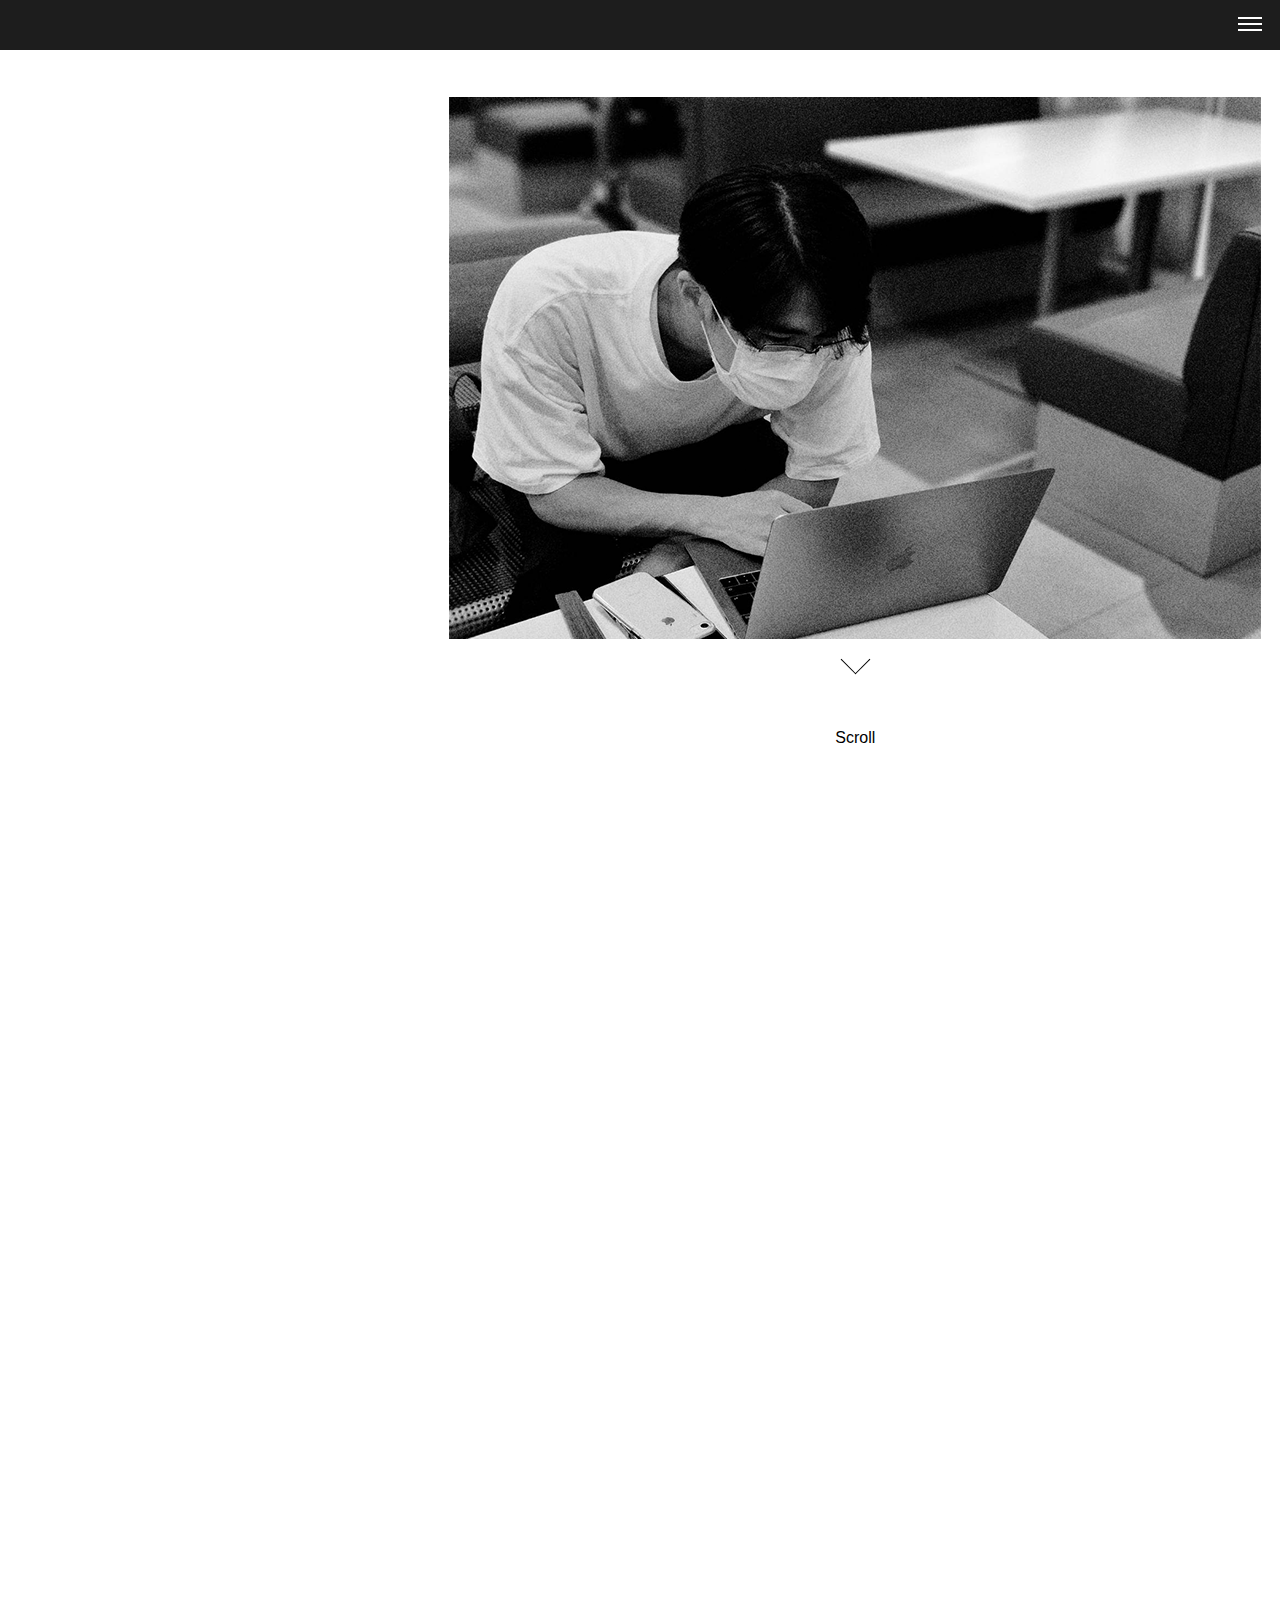
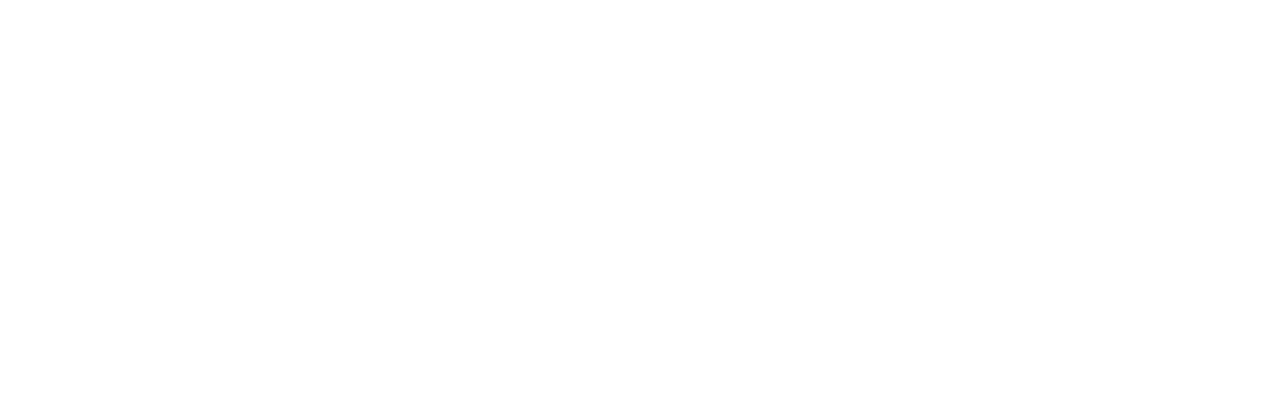
<file: index.html>
<!DOCTYPE html>
<html lang="ja">
    <head>
        <meta charset="utf-8">
        <meta http-equiv="X-UA-Compatible" content="IE=edge">
        <meta name="viewport" content="width=device-width, initial-scale=1.0">
        <link rel="stylesheet" type="text/css" href="onscrollload.css">

        <title>八神岳 自己紹介サイト</title>
    </head>    
    
    <body>
    <link rel="stylesheet" href="stylesheet.css">


<!-- ------ハンバーガーメニュー------ -->
    <div class="header">
        <button id="js-humberger" type="button" class="humberger" aria-controls="navigation" aria-expanded="false">
                <span class="humberger__line"></span>
                <span class="humberger__text"></span>
        </button>
        <div class="header__nav-area js-nav-area" id="navigation">
            <nav id="js-global-navigation" class="global-navigation">
                <ul class="global-navigation__list">
                    <li>
                        <a href="index.html" class="global-navigation__link">
                            HOME
                        </a>
                    </li>
                    <li>
                        <a href="hobby.html" class="global-navigation__link">
                            HOBBY
                        </a>
                    </li>
                    <li>
                        <a href="highschool.html" class="global-navigation__link">
                            SCHOOL
                        </a>
                    </li>
                    <li>
                        <a href="team.html" class="global-navigation__link">
                            TEAM
                        </a>
                    </li> 
                </ul>
                <div id="js-focus-trap" tabindex="0"></div>
            </nav>
        </div>
    </div>

    <script src="hamburger.js"></script>


<!-- ------セクション1------ -->
    <section id="sec_1">
        <div class="main_container_sec1">   
            <div class="sec1_contents_left">
                <div class="namebox fadeUpTrigger">
                    <img src="takeshitext.jpeg">
                </div>  
            </div>

            <div class="sec1_contents_right">
                <div class="sec1_contents_right_left">
                    <div class="spaceblank5">
                    </div>
                </div>

                <div class="sec1_contents_right_right">
                    <div class="mainpicuturebox1">
                        <div class="mainpicture1">
                            <img src="takeshi.png">
                        </div>
                    </div>
            
                    <div class="scrollcover">
                        <a href="#sec_2">
                            <div class="scroll">
                                <span class="txt">Scroll</span>
                            </div>
                        </a>
                    </div>

                    <div class="spaceblank4">
                    </div>
                </div>
            </div>
        </div>     


        <div class="spaceblank1">
        </div>    

    </section>    


<!-- ------セクション2------ -->
    <section id="sec_2">   

        <div class="main_container_sec2">
            <div class="sec2_contents_left">
                <div class="namebox2 fadeUpTrigger">
                    <img src="yagamitext.jpeg">
                </div>
            </div>

            <div class="sec2_contents_right">
                <div class="spaceblank2">
                </div>
                <div class="category">
                    <div>
                        <a href="team.html">
                            <img src="team_pict.jpeg" class="image fadeUpTrigger">
                            <div class="tex2 fadeUpTrigger">所属チーム</div>
                            <div class="spaceblank3"></div>
                            <div class="txt3"></div>
                        </a>
                    </div>
                    <div>
                        <a href="hobby.html">
                            <img src="Star_pict.jpeg" class="image fadeUpTrigger">
                            <div class="tex2 fadeUpTrigger">趣味</div>
                            <div class="spaceblank3"></div>
                            <div class="txt3"></div>
                        </a>    
                    </div>
                    <div>
                        <a href="highschool.html">
                            <img src="School_pict.jpeg" class="image fadeUpTrigger">
                            <div class="tex2 fadeUpTrigger">出身校</div>
                            <div class="spaceblank3"></div>
                            <div class="txt3"></div>
                        </a>
                    </div>
                </div>
                <div class="spaceblank6">
                </div>
            </div>
        </div>

    </section>


<!-- ------GoogleMap検証用------ 
    <script type="text/javascript" src="//maps.google.com/maps/api/js?key=AIzaSyAIi2iVN_BFP7tn7XzvwPpEFz7oC9iJqEk"></script>
    <script type="text/javascript">

    function setLocation(pos){

        // 緯度・経度を取得
        lat = pos.coords.latitude;
        lon = pos.coords.longitude;

        // 緯度・経度を表示
        document.getElementById("table_lat").innerHTML = lat;
        document.getElementById("table_lon").innerHTML = lon;

        // google map へ表示するための設定
        latlon = new google.maps.LatLng(lat,lon);
        map = document.getElementById("map");
        opt = {
            zoom: 17,
            center: latlon,
            mapTypeId: google.maps.MapTypeId.ROADMAP,
            scrollwheel: false,
            scaleControl: true,
            disableDoubleClickZoom: true,
            draggable: false
        };

        // google map 表示
        mapObj = new google.maps.Map(map, opt);

        // マーカーを設定
        marker = new google.maps.Marker({
            position: latlon,
            map: mapObj
        });

    }

    // エラー時に呼び出される関数
    function showErr(err){
        switch(err.code){
            case 1 : alert("位置情報の利用が許可されていません"); break;
            case 2 : alert("デバイスの位置が判定できません"); break;
            case 3 : alert("タイムアウトしました"); break;
            default : alert(err.message);
        }
    }

    // geolocation に対応しているか否かを確認
    if("geolocation" in navigator){
        var opt = {
            "enableHighAccuracy": true,
            "timeout": 10000,
            "maximumAge": 0,
        };
        navigator.geolocation.getCurrentPosition(setLocation, showErr, opt);
    }else{
        alert("ブラウザが位置情報取得に対応していません");
    }

    </script>

    <div id="map" style="height:500px"></div>

    <table>
        <tr><th>緯度</th><td id="table_lat"></td></tr>
        <tr><th>経度</th><td id="table_lon"></td></tr>
    </table>-->

    <script src="https://code.jquery.com/jquery-3.7.1.min.js" integrity="sha256-/JqT3SQfawRcv/BIHPThkBvs0OEvtFFmqPF/lYI/Cxo=" crossorigin="anonymous"></script>
    <script src="onscrollload.js"></script>

    </body>
</html>
</file>
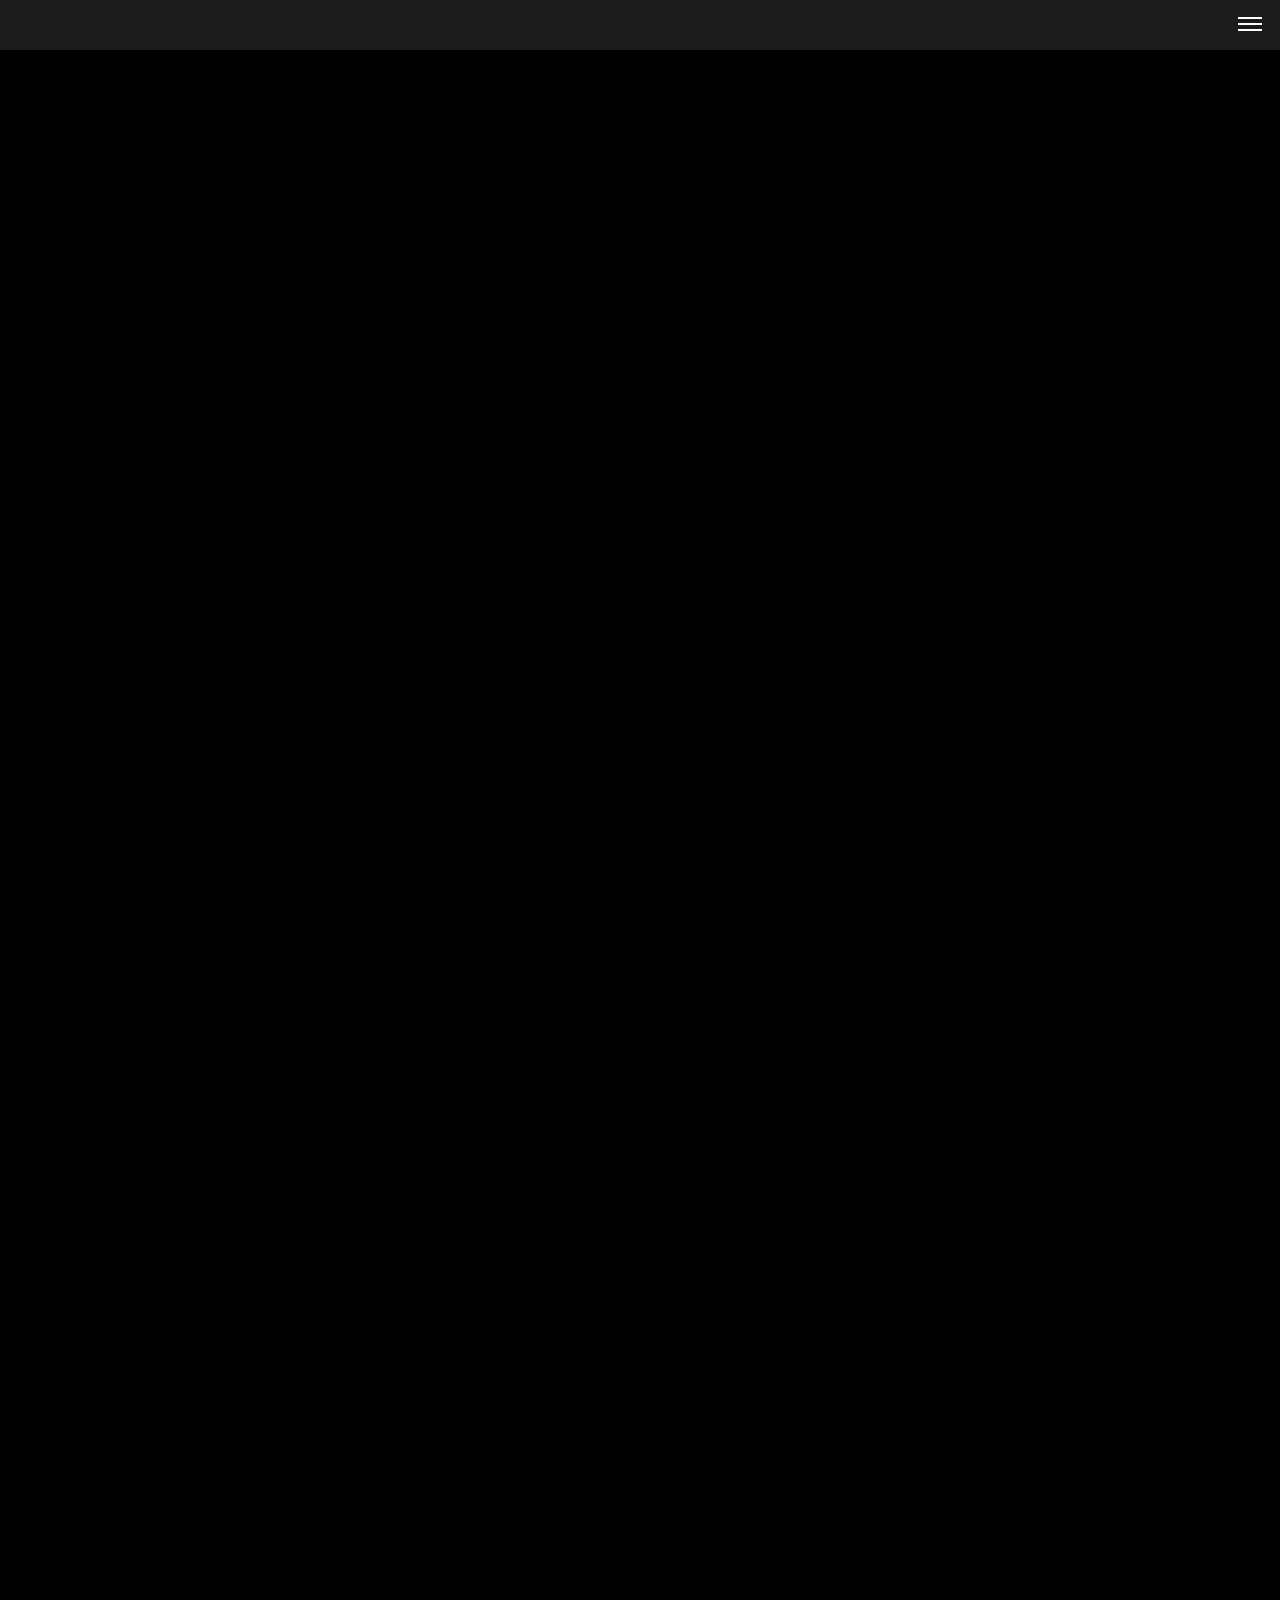
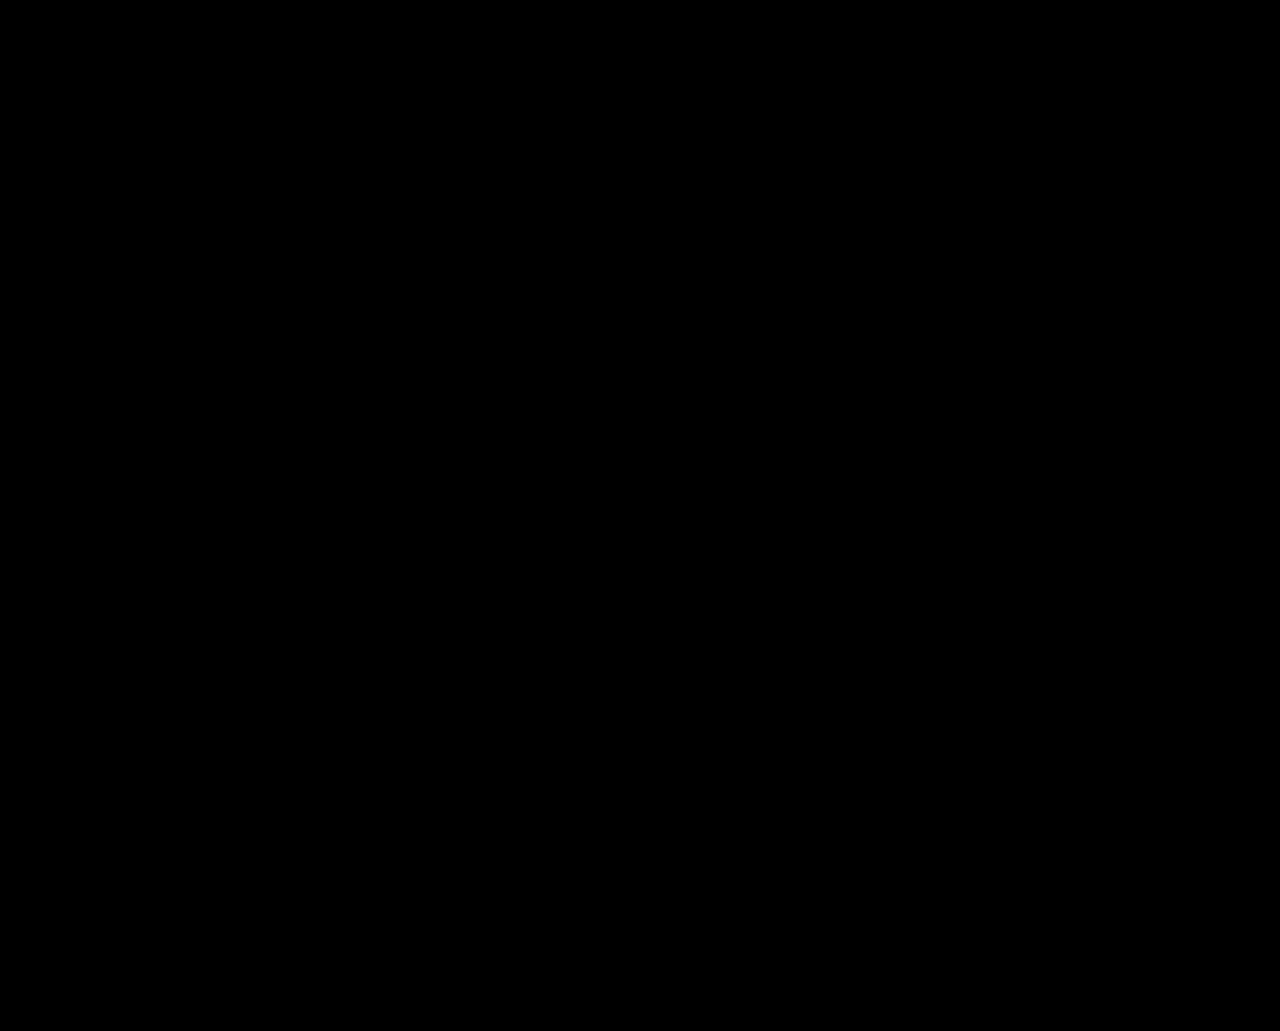
<file: highschool.html>
<!DOCTYPE html>
<html lang="ja">
    <head>
        <meta charset="utf-8">
        <title>八神岳 出身校</title>
        <link rel="stylesheet" type="text/css" href="onscrollload.css">
    </head>    

    <body>
        <link rel="stylesheet" href="stylesheet.highschool.css">

        <div class="header">
            <button id="js-humberger" type="button" class="humberger" aria-controls="navigation" aria-expanded="false">
                    <span class="humberger__line"></span>
                    <span class="humberger__text"></span>
            </button>
            <div class="header__nav-area js-nav-area" id="navigation">
                <nav id="js-global-navigation" class="global-navigation">
                    <ul class="global-navigation__list">
                        <li>
                            <a href="index.html" class="global-navigation__link">
                                HOME
                            </a>
                        </li>
                        <li>
                            <a href="hobby.html" class="global-navigation__link">
                                HOBBY
                            </a>
                        </li>
                        <li>
                            <a href="highschool.html" class="global-navigation__link">
                                SCHOOL
                            </a>
                        </li>
                        <li>
                            <a href="team.html" class="global-navigation__link">
                                TEAM
                            </a>
                        </li> 
                    </ul>
                    <div id="js-focus-trap" tabindex="0"></div>
                </nav>
            </div>
        </div>

    <script src="hamburger.js"></script>

<!--セクションs0-->
    <section id="sec_s0">
        <div class="blank_0_01"></div>
        <p class="pagetitle fadeUpTrigger">学校</p>
        <div class="blank_0_02"></div>
    </section>

<!--セクションs1-->
    <section id="sec_s1">
        <p class="school_title1 fadeUpTrigger">川崎市立 今井小学校</p>
        <div class="blank_1_01"></div>
        <div class="main_container_sec1">   
            <div class="sec1_contents_left">
                <img src="Imai_square01.png"  class="photo_school_001 fadeUpTrigger">
            </div>
            <div class="sec1_contents_right">
                <div class="googlemap fadeUpTrigger">
                    <iframe src="https://www.google.com/maps/embed?pb=!1m18!1m12!1m3!1d3245.087651262885!2d139.64665707559806!3d35.57622833573522!2m3!1f0!2f0!3f0!3m2!1i1024!2i768!4f13.1!3m3!1m2!1s0x6018f59d6b87b8b7%3A0xfc92a531a1224d86!2z5bed5bSO5biC56uL5LuK5LqV5bCP5a2m5qCh!5e0!3m2!1sja!2sjp!4v1694866201932!5m2!1sja!2sjp" width="600" height="450" style="border:0;" allowfullscreen="" loading="lazy" referrerpolicy="no-referrer-when-downgrade"></iframe>
                </div>
            </div>
        </div>
    </section>
    
<!--セクションs2-->
    <section id="sec_s2">
        <p class="school_title2 fadeUpTrigger">聖光学院中学校・高等学校</p>
        <div class="blank_2_01"></div>
        <div class="main_container_sec2">   
            <div class="sec2_contents_left">
                <img src="Seiko_square01.png"  class="photo_school_002 fadeUpTrigger">
            </div>
            <div class="sec2_contents_right">
                <div class="googlemap fadeUpTrigger">
                    <iframe src="https://www.google.com/maps/embed?pb=!1m14!1m8!1m3!1d3251.3204888829123!2d139.6409729058044!3d35.42209011054993!3m2!1i1024!2i768!4f13.1!3m3!1m2!1s0x60185cd1aed46adf%3A0x98d358345f8b751a!2z6IGW5YWJ5a2m6Zmi5Lit5a2m5qCh44O76auY562J5a2m5qCh!5e0!3m2!1sja!2sjp!4v1694884354790!5m2!1sja!2sjp" width="600" height="450" style="border:0;" allowfullscreen="" loading="lazy" referrerpolicy="no-referrer-when-downgrade"></iframe>
                </div>
            </div>
        </div>
    </section>
    
<!--セクションs3-->
    <section id="sec_s3">
        <p class="school_title3 fadeUpTrigger">早稲田大学</p>
        <div class="blank_3_01"></div>
        <div class="main_container_sec3">   
            <div class="sec3_contents_left">
                <img src="Waseda_square01.png"  class="photo_school_003 fadeUpTrigger">
            </div>
            <div class="sec3_contents_right">
                <div class="googlemap fadeUpTrigger">
                    <iframe src="https://www.google.com/maps/embed?pb=!1m18!1m12!1m3!1d1619.887152057584!2d139.71735688873738!3d35.707171221128185!2m3!1f0!2f0!3f0!3m2!1i1024!2i768!4f13.1!3m3!1m2!1s0x60188d1a4869b805%3A0x11e214c5de0808a8!2z5pep56iy55Sw5aSn5a2m!5e0!3m2!1sja!2sjp!4v1694866169127!5m2!1sja!2sjp" width="600" height="450" style="border:0;" allowfullscreen="" loading="lazy" referrerpolicy="no-referrer-when-downgrade"></iframe>
                </div>
            </div>
        </div>
        <div class="blank_3_03"></div>
        <p class="next fadeUpTrigger">What is next???</p>
    </section>

    <script src="https://code.jquery.com/jquery-3.7.1.min.js" integrity="sha256-/JqT3SQfawRcv/BIHPThkBvs0OEvtFFmqPF/lYI/Cxo=" crossorigin="anonymous"></script>
    <script src="onscrollload.js"></script>

    </body>
</html>
</file>
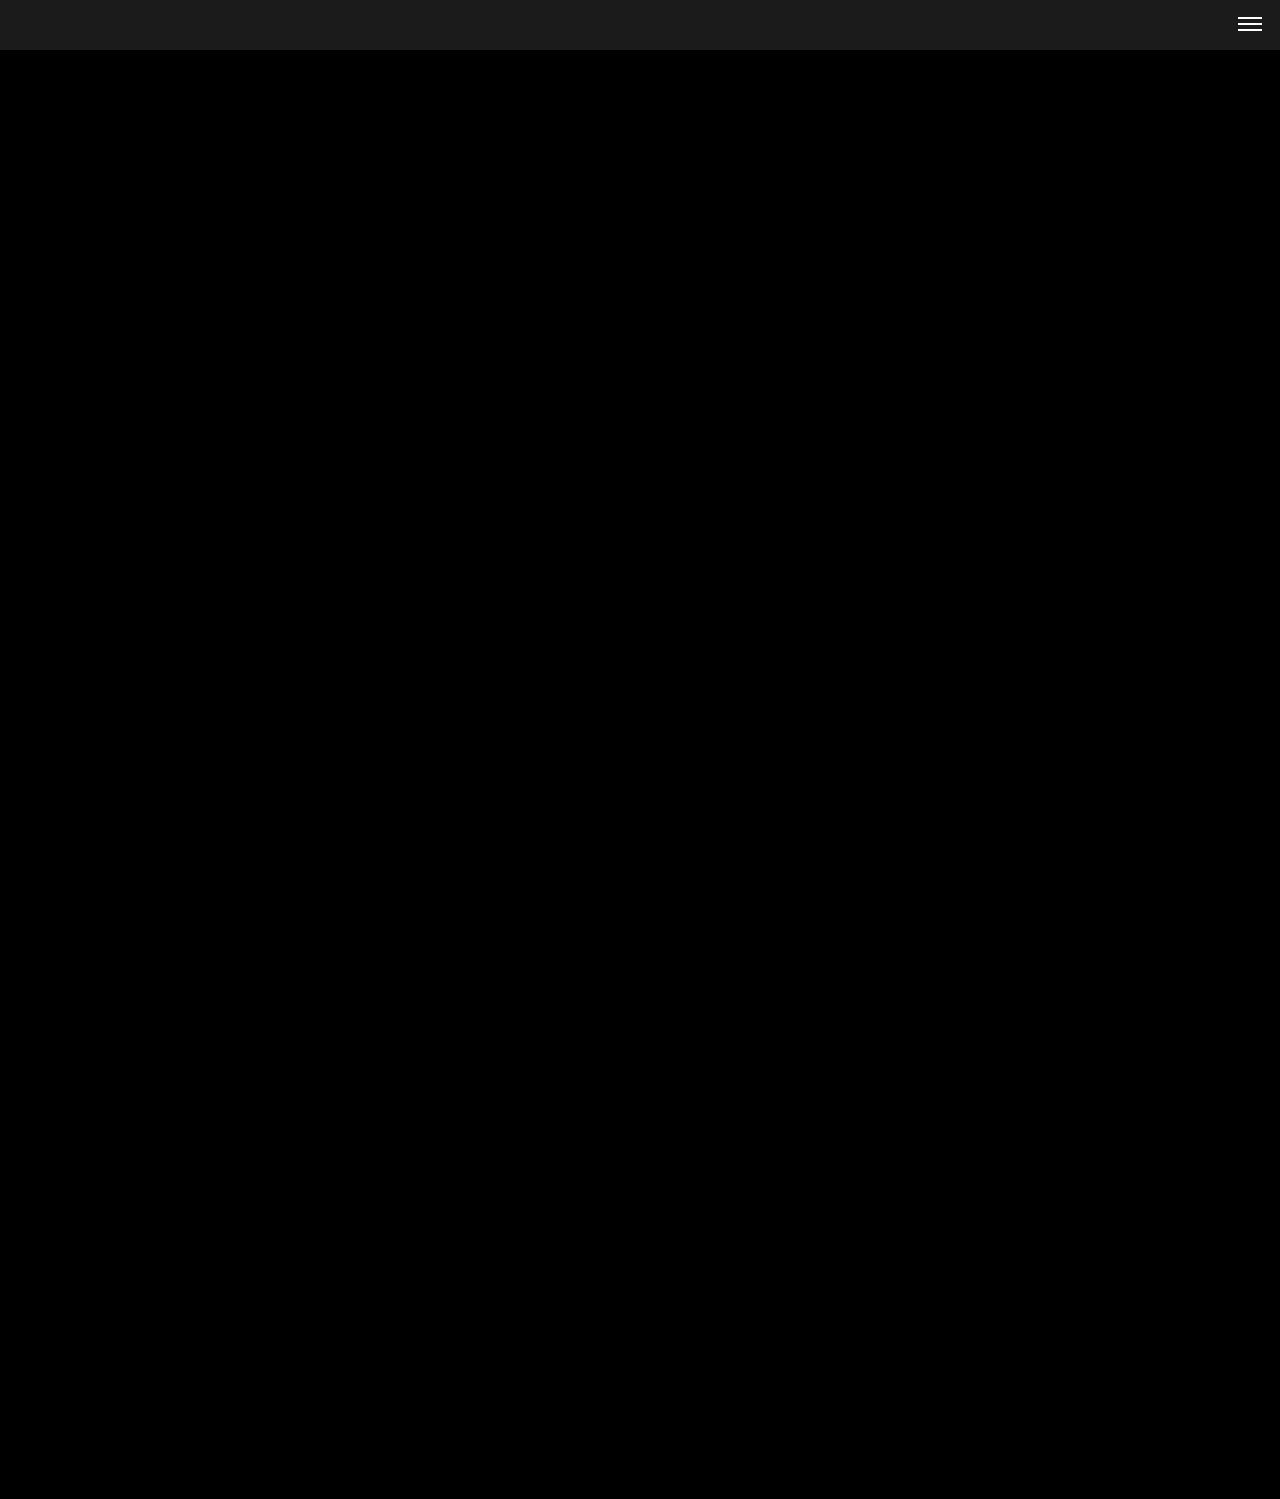
<file: hobby.html>
<!DOCTYPE html>
<html lang="ja">
    <head>
        <meta charset="utf-8">
        <title>八神岳 趣味</title>
        <link rel="stylesheet" type="text/css" href="onscrollload.css">
    </head>    

    <body>
        <link rel="stylesheet" href="stylesheet.hobby.css">

        <div class="header">
            <button id="js-humberger" type="button" class="humberger" aria-controls="navigation" aria-expanded="false">
                    <span class="humberger__line"></span>
                    <span class="humberger__text"></span>
            </button>
            <div class="header__nav-area js-nav-area" id="navigation">
                <nav id="js-global-navigation" class="global-navigation">
                    <ul class="global-navigation__list">
                        <li>
                            <a href="index.html" class="global-navigation__link">
                                HOME
                            </a>
                        </li>
                        <li>
                            <a href="hobby.html" class="global-navigation__link">
                                HOBBY
                            </a>
                        </li>
                        <li>
                            <a href="highschool.html" class="global-navigation__link">
                                SCHOOL
                            </a>
                        </li>
                        <li>
                            <a href="team.html" class="global-navigation__link">
                                TEAM
                            </a>
                        </li> 
                    </ul>
                    <div id="js-focus-trap" tabindex="0"></div>
                </nav>
            </div>
        </div>

     <script src="hamburger.js"></script>


<!--セクションh0-->
<div>
    <div class="blank">
</div>

<!--セクションh1-->
    <section id="sec_h1">
        <p class="mahjong fadeUpTrigger">麻雀</p>
        <img src="mahjong.png " class="mahjong_photo fadeUpTrigger">
        <div class="blank2"></div>
    </section>

<!--セクションh2-->
    <section id="sec_h2">
        <div class="textbox">
            <p class="mahjong_text fadeUpTrigger">麻雀の目的は、特定の役を組み立てて、できるだけ高い得点を獲得することです。以下は麻雀の基本ルールの簡単な解説です。
                <br>
                タイルのセットアップ:
                麻雀をプレイするためには、136枚の麻雀牌（またはタイル）が必要です。これらは、数の牌として「1」から「9」までの数字と、四つのスート（萬子、筒子、索子、風牌、三元牌）があります。
                <br>
                配牌:
                4人のプレイヤーに、それぞれ13枚の牌が配られます。合計で52枚の牌が配られます。
                <br>
                役の組み立て:
                プレイヤーは、自分の牌を組み合わせて役を作ります。役は、特定のルールに従って決定され、それぞれ異なる得点が与えられます。
                <br>
                ツモとロン:
                プレイヤーは自分の番に、他のプレイヤーの捨てた牌を取るか、山から引くかのどちらかを選択します。牌をツモ（自分で引く）した場合、そのプレイヤーは役を完成させて得点を獲得します。他のプレイヤーの捨てた牌をロン（他のプレイヤーから取る）した場合も得点を獲得できます。
                <br>
                和了（あがり）:
                プレイヤーが特定の役を完成させて和了（あがり）すると、得点を獲得します。和了には、面子（順子や刻子などの組み合わせ）と雀頭（同じ牌が2枚ある場合）が必要です。
                <br>
                ラウンドの繰り返し:
                ゲームは複数のラウンドでプレイされ、各ラウンドでディーラーが順番に変わります。プレイヤーはラウンドごとに得点を競います。
                <br>
                ゲーム終了と総合得点:
                一定のラウンド数が終了するか、特定のプレイヤーが一定の得点に達した場合、ゲームが終了します。その後、プレイヤーの総合得点が計算され、最も高い得点を持つプレイヤーが勝者となります。
                麻雀には多くのルールや役があり、地域によって異なる場合もあります。プレイする前にルールを確認し、役のリストを参照することをお勧めします。
            </p>
        </div>

        <div class="gallery_title">
            <p class="gallery_text fadeUpTrigger">ギャラリー</p>
        </div>
        <div class="gallery">
            <div class="gallery_upside">
                <img src="mahjong01.png" class="mahjong_photo0 fadeUpTrigger">
                <img src="mahjong02.png" class="mahjong_photo0 fadeUpTrigger">
                <img src="mahjong03.png" class="mahjong_photo0 fadeUpTrigger">
            </div>
            <div class="gallery_downside">
                <img src="mahjong04.png" class="mahjong_photo0 fadeUpTrigger">
                <img src="mahjong05.png" class="mahjong_photo0 fadeUpTrigger">
                <img src="mahjong06.png" class="mahjong_photo0 fadeUpTrigger">
            </div>
        </div>

        <div class="blank3"></div>
    </section>


    <script src="https://code.jquery.com/jquery-3.7.1.min.js" integrity="sha256-/JqT3SQfawRcv/BIHPThkBvs0OEvtFFmqPF/lYI/Cxo=" crossorigin="anonymous"></script>
    <script src="onscrollload.js"></script>

    </body>
</html>
</file>
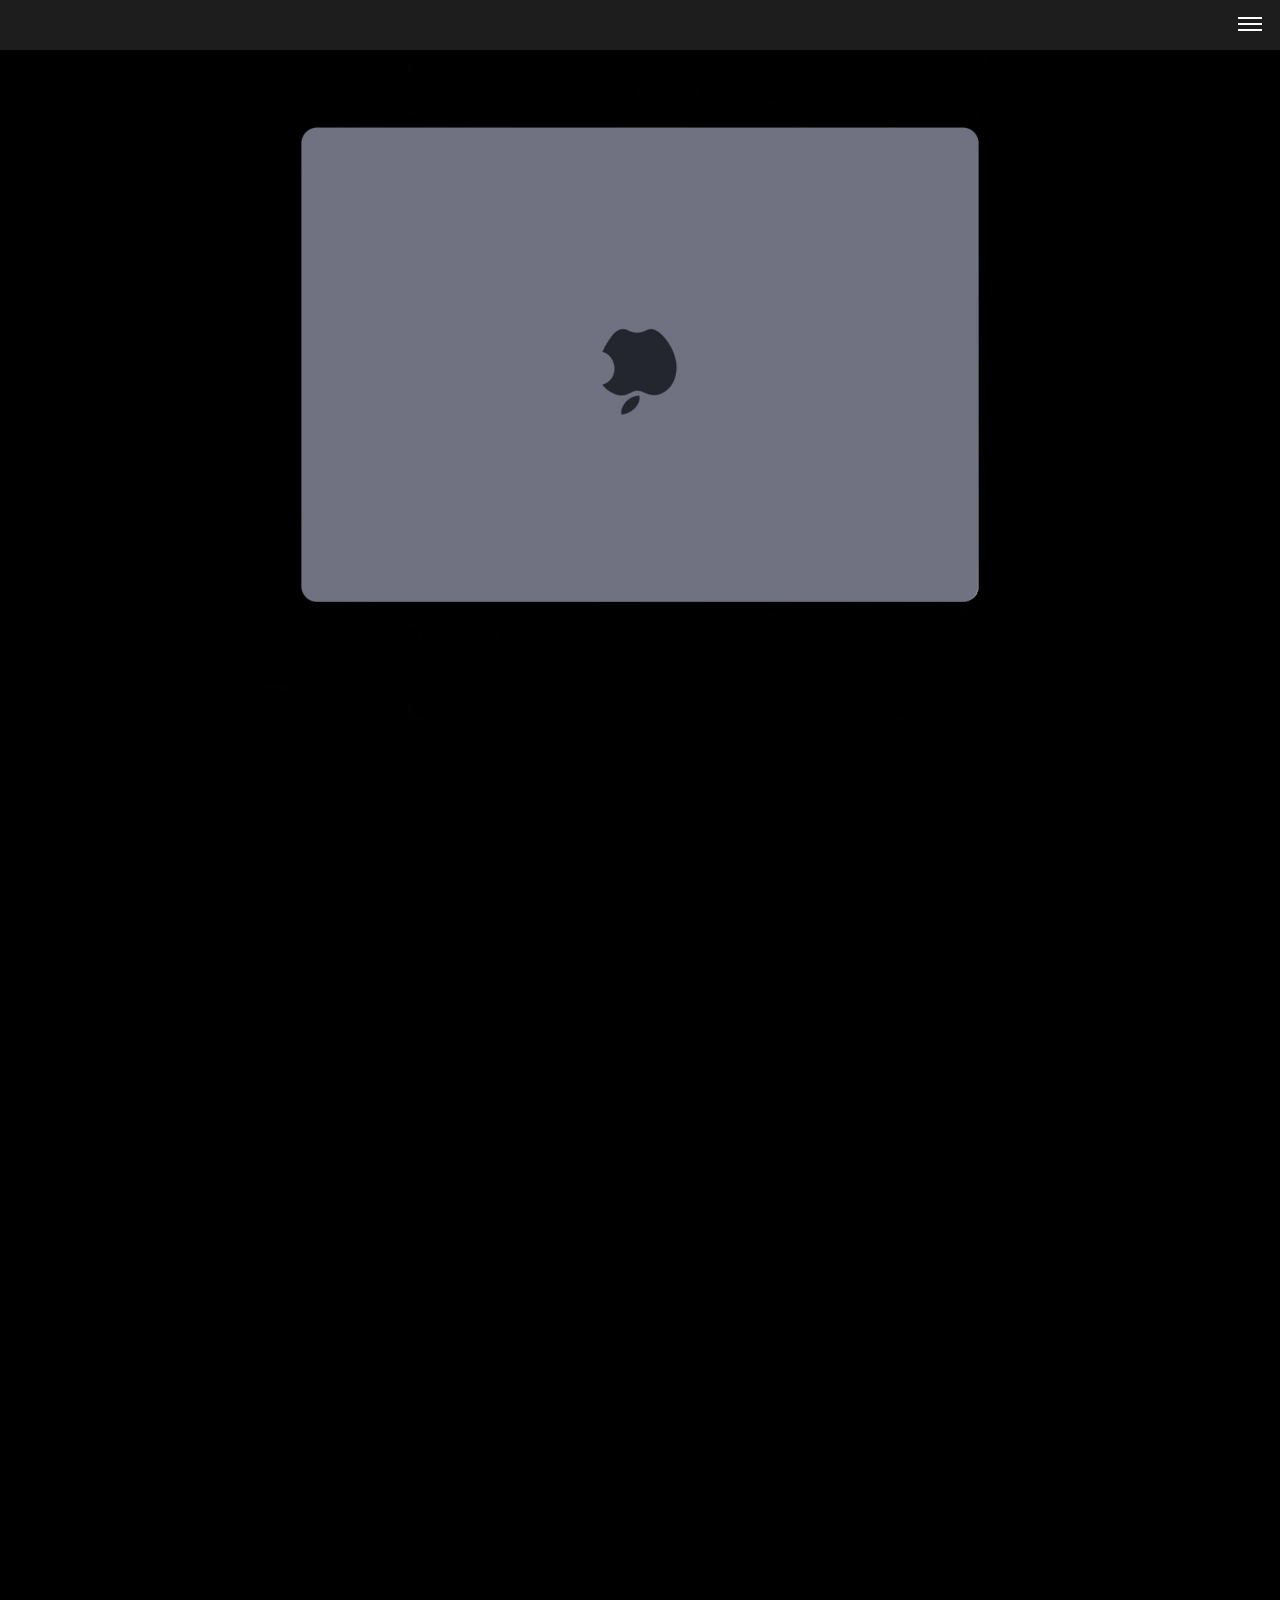
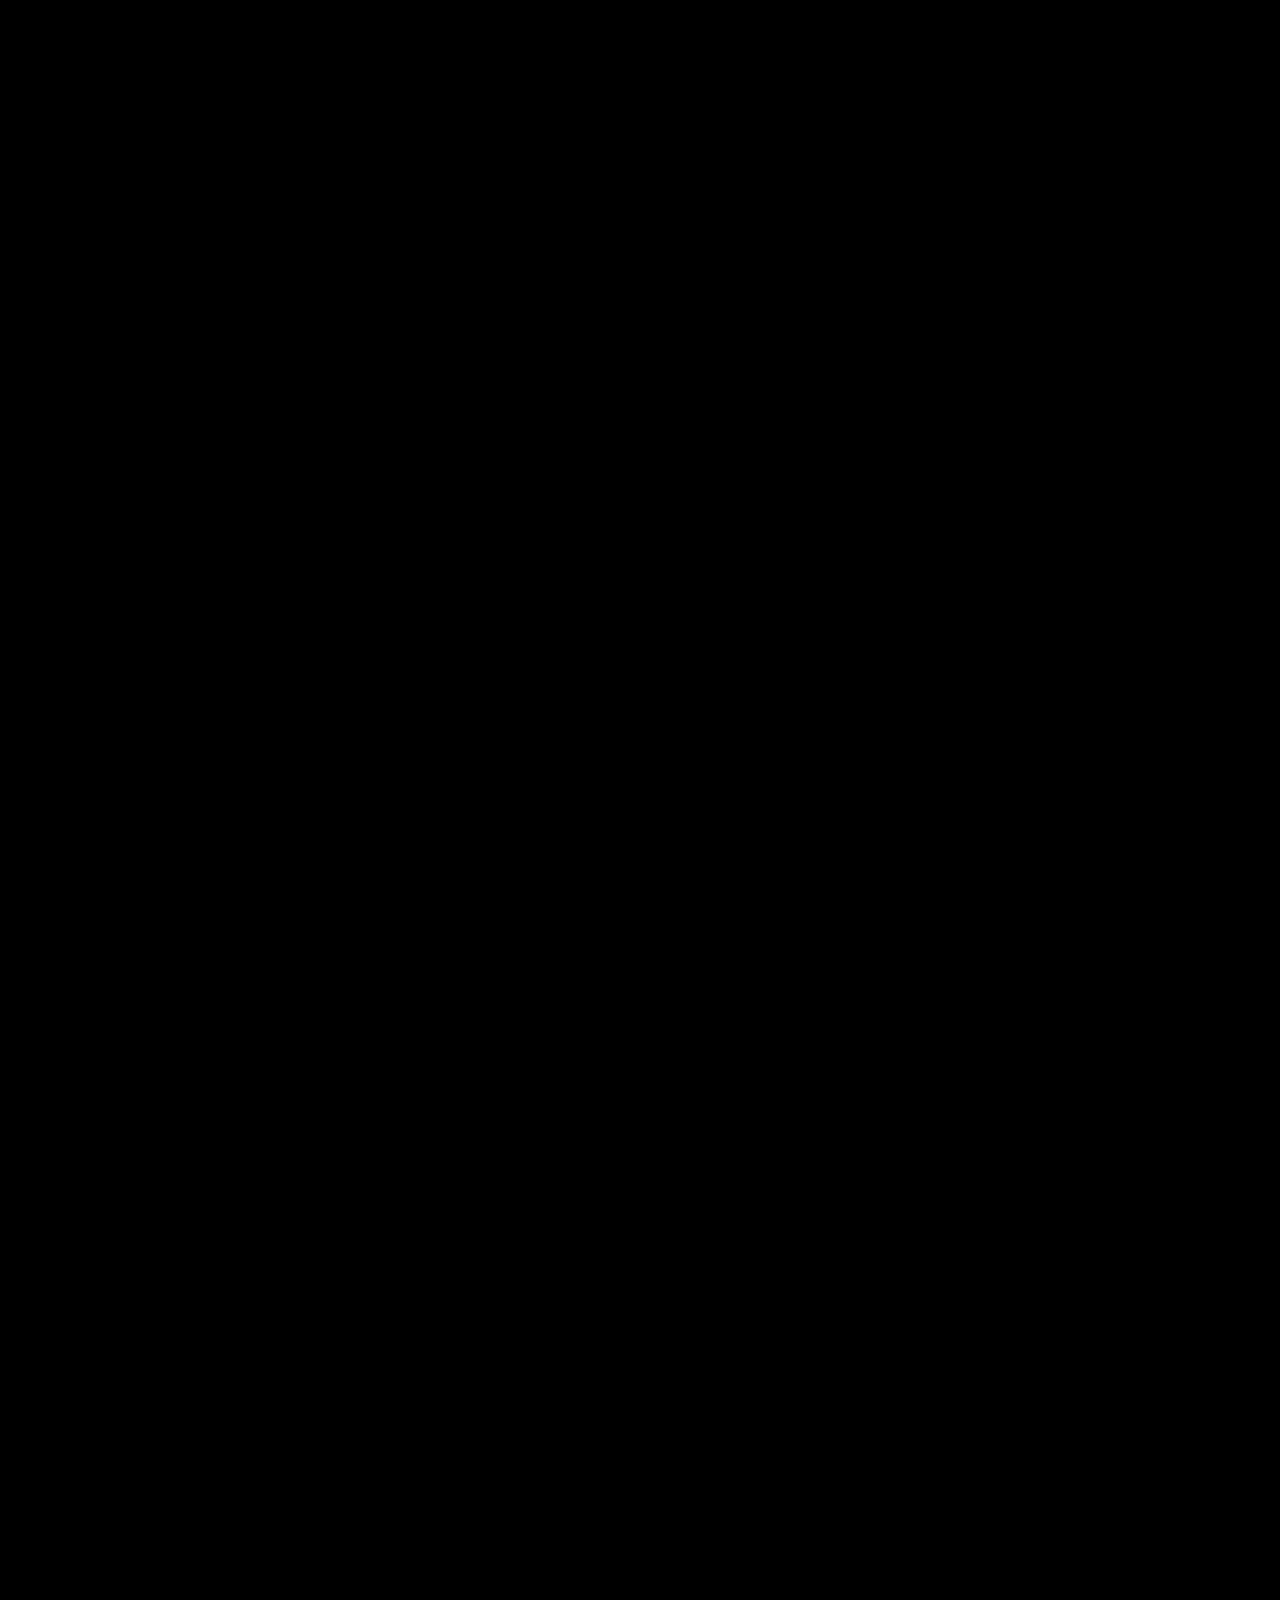
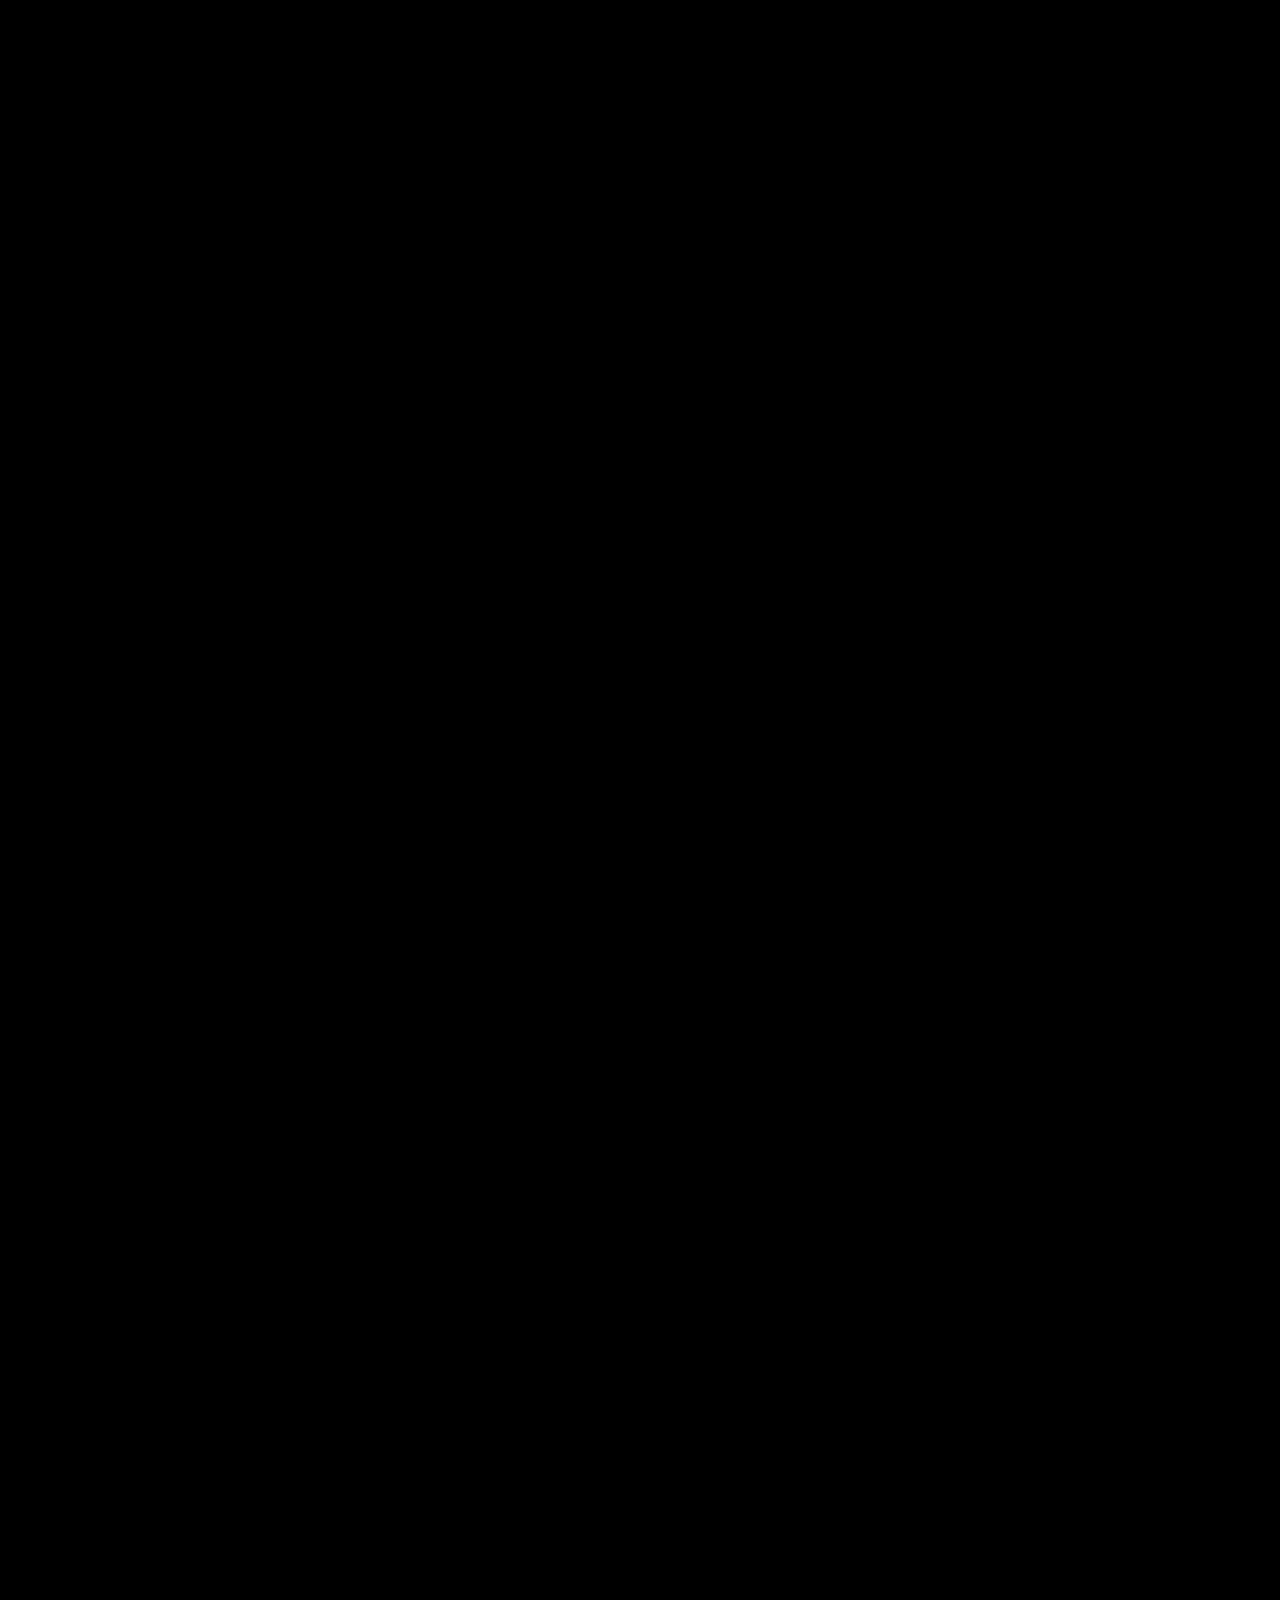
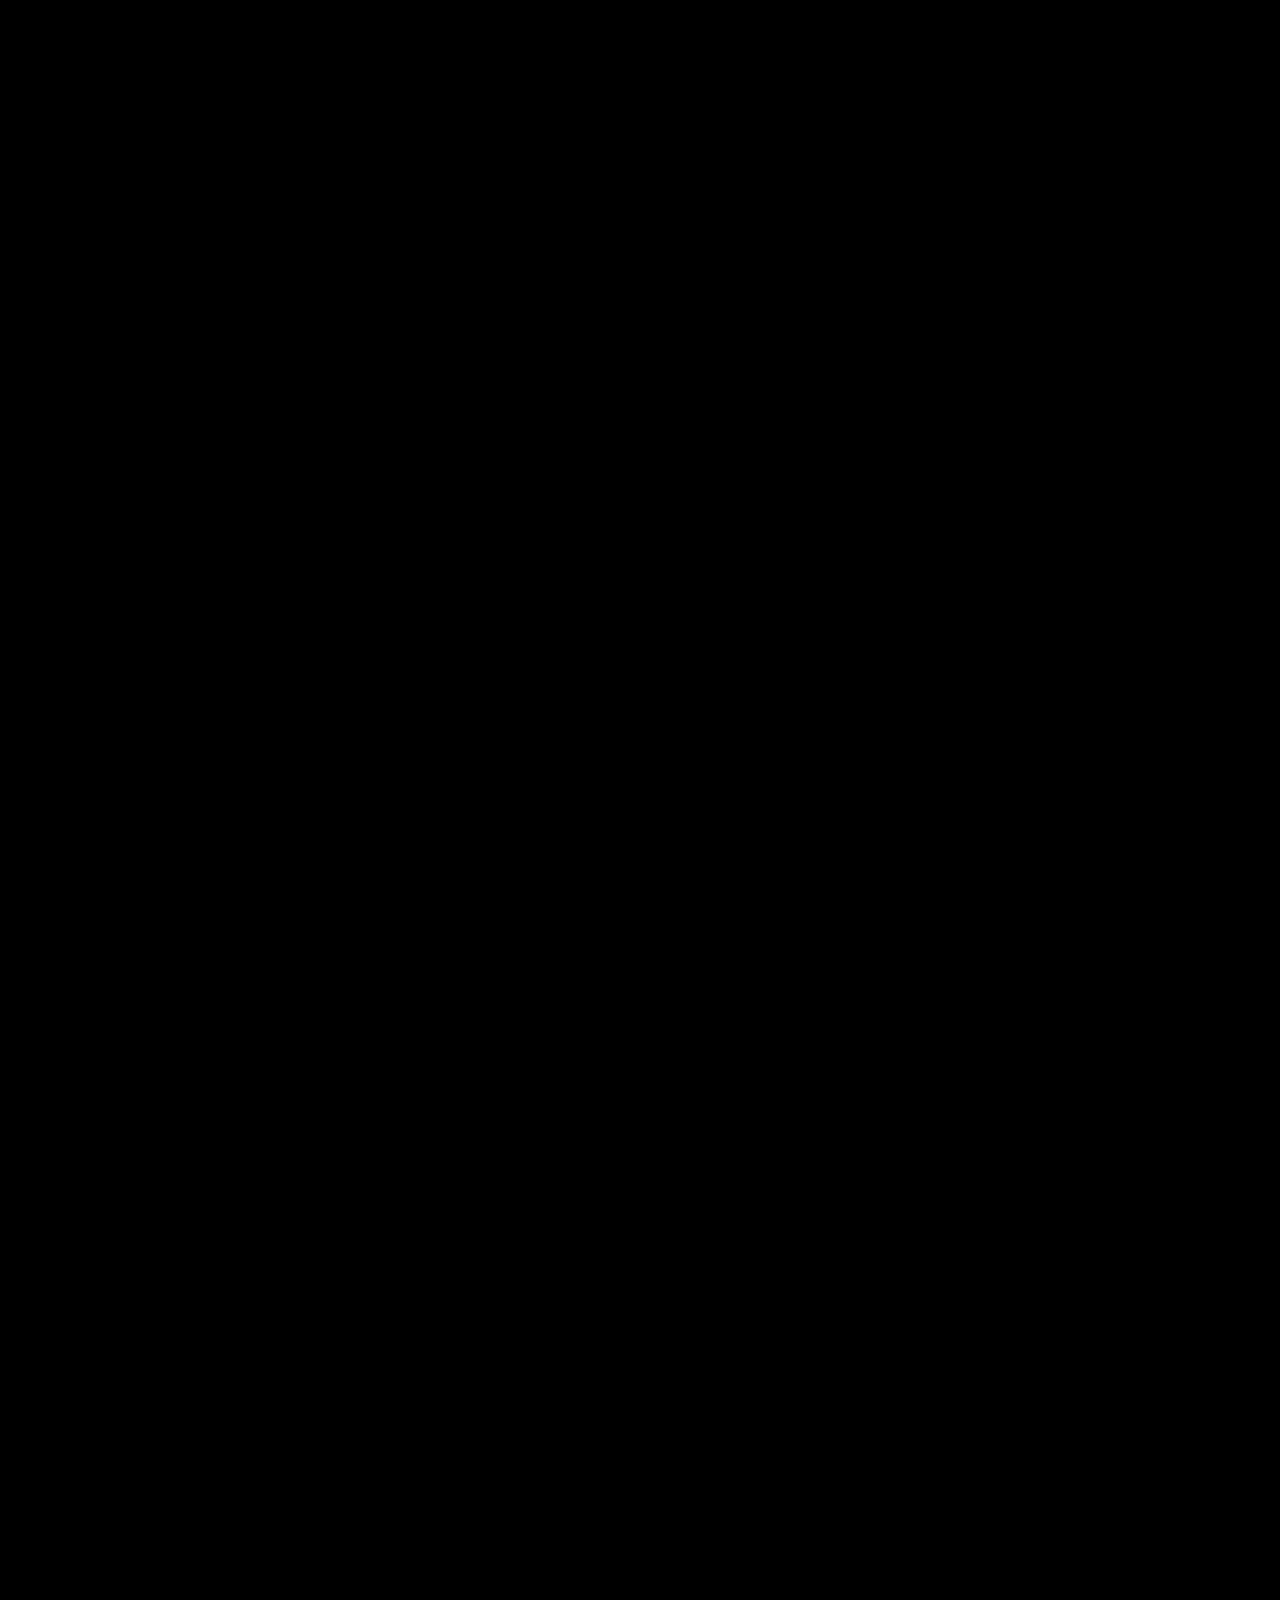
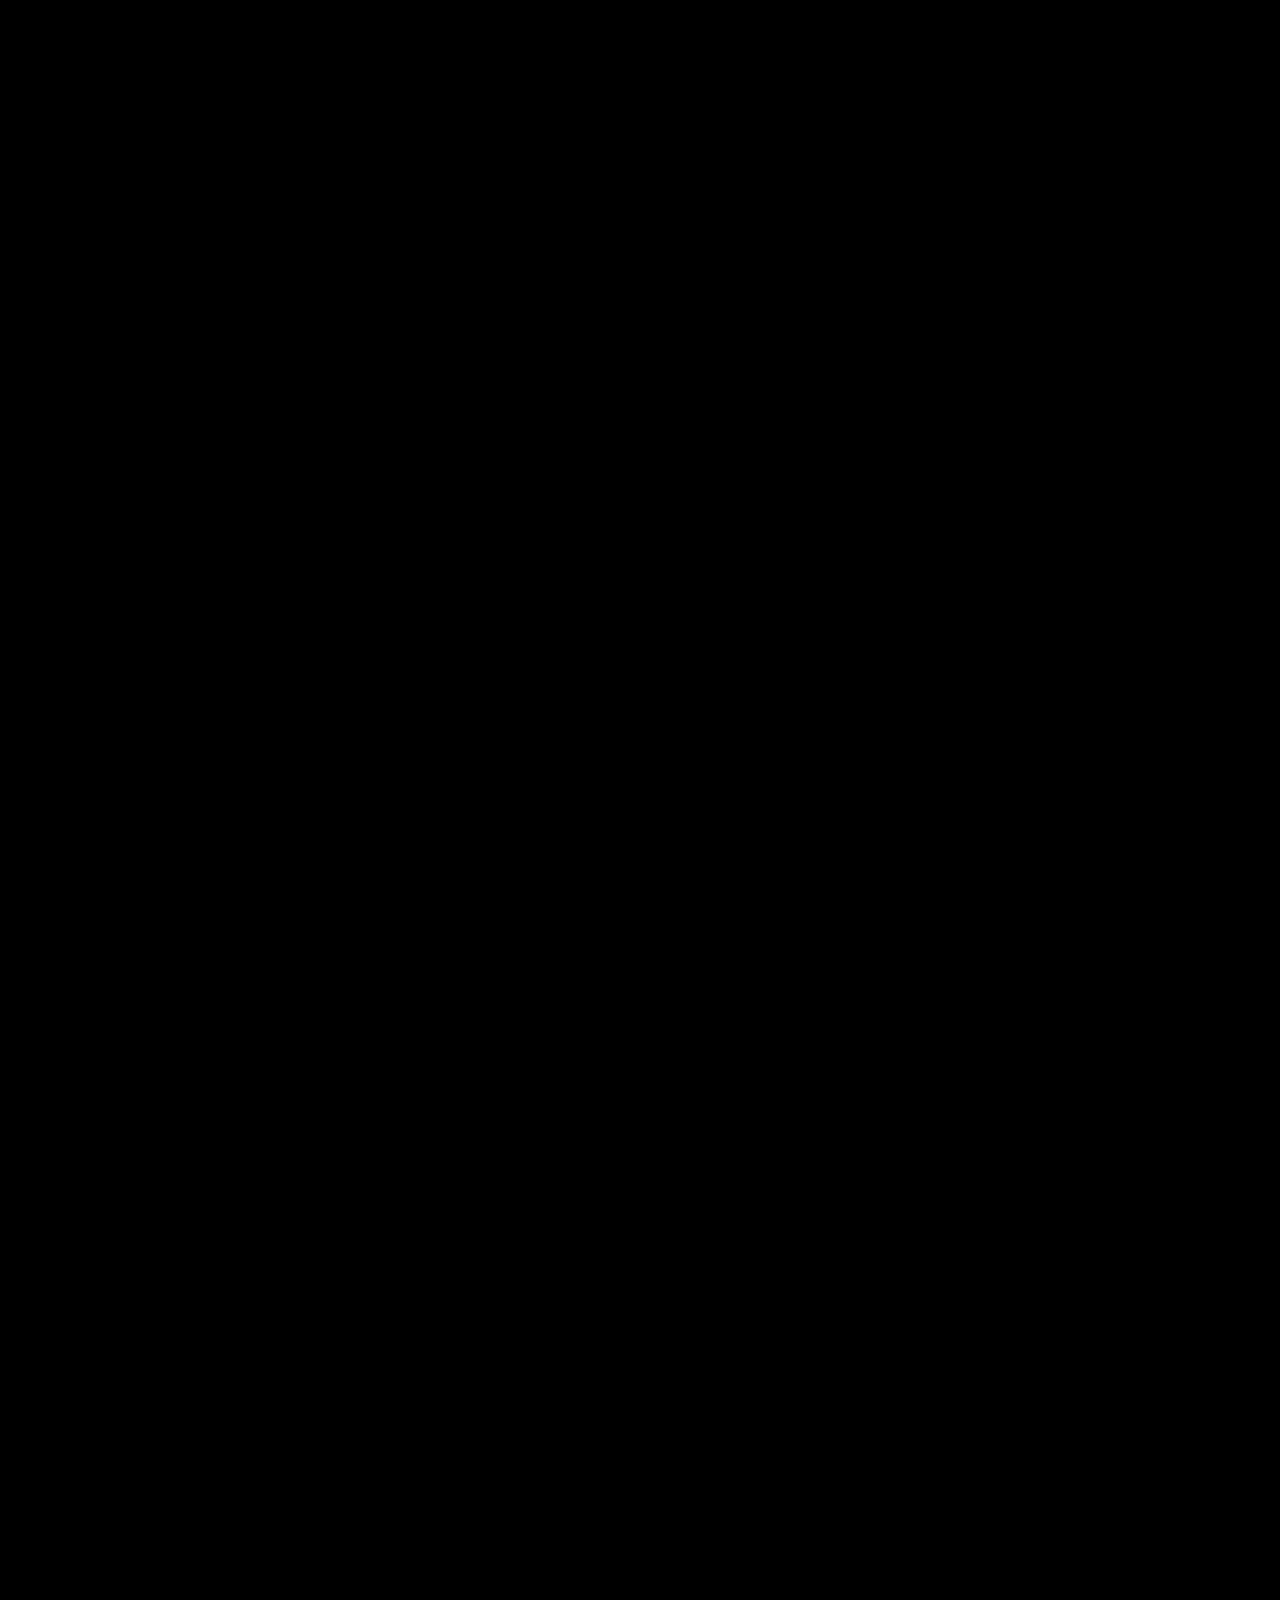
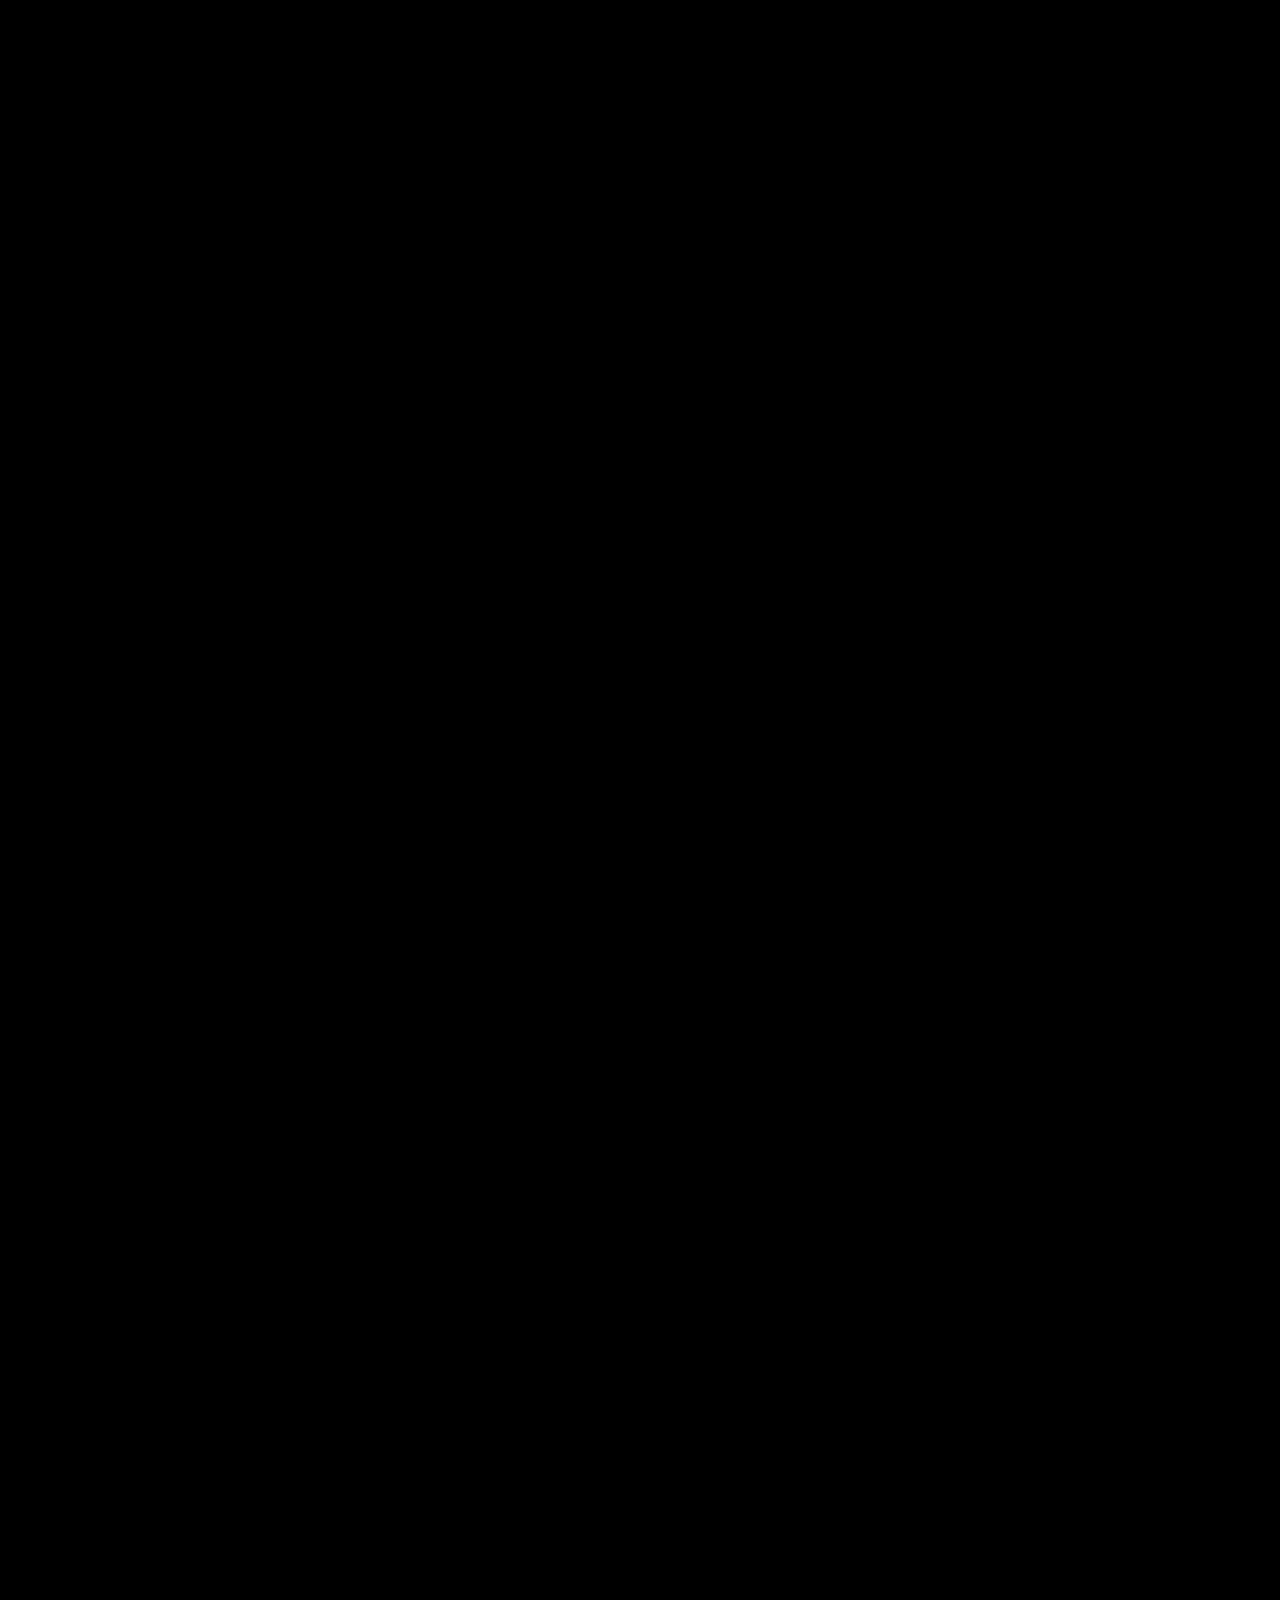
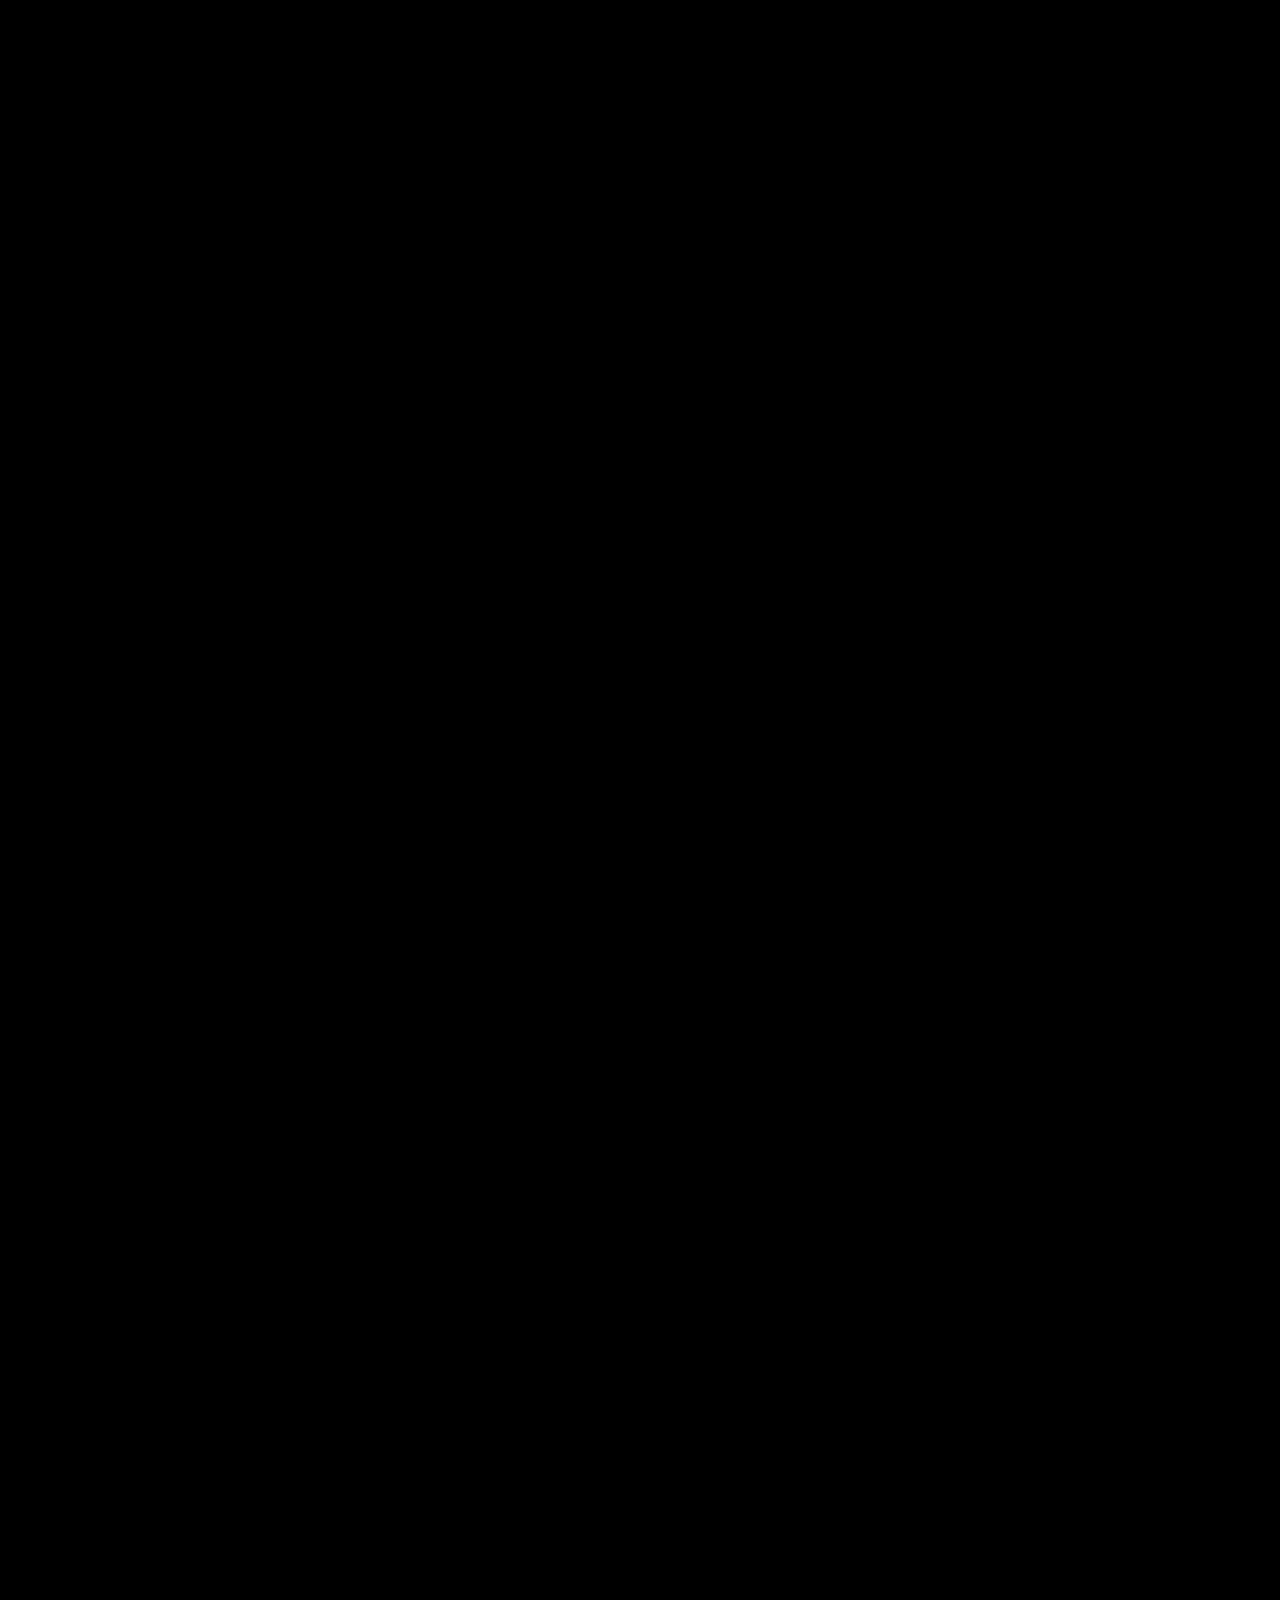
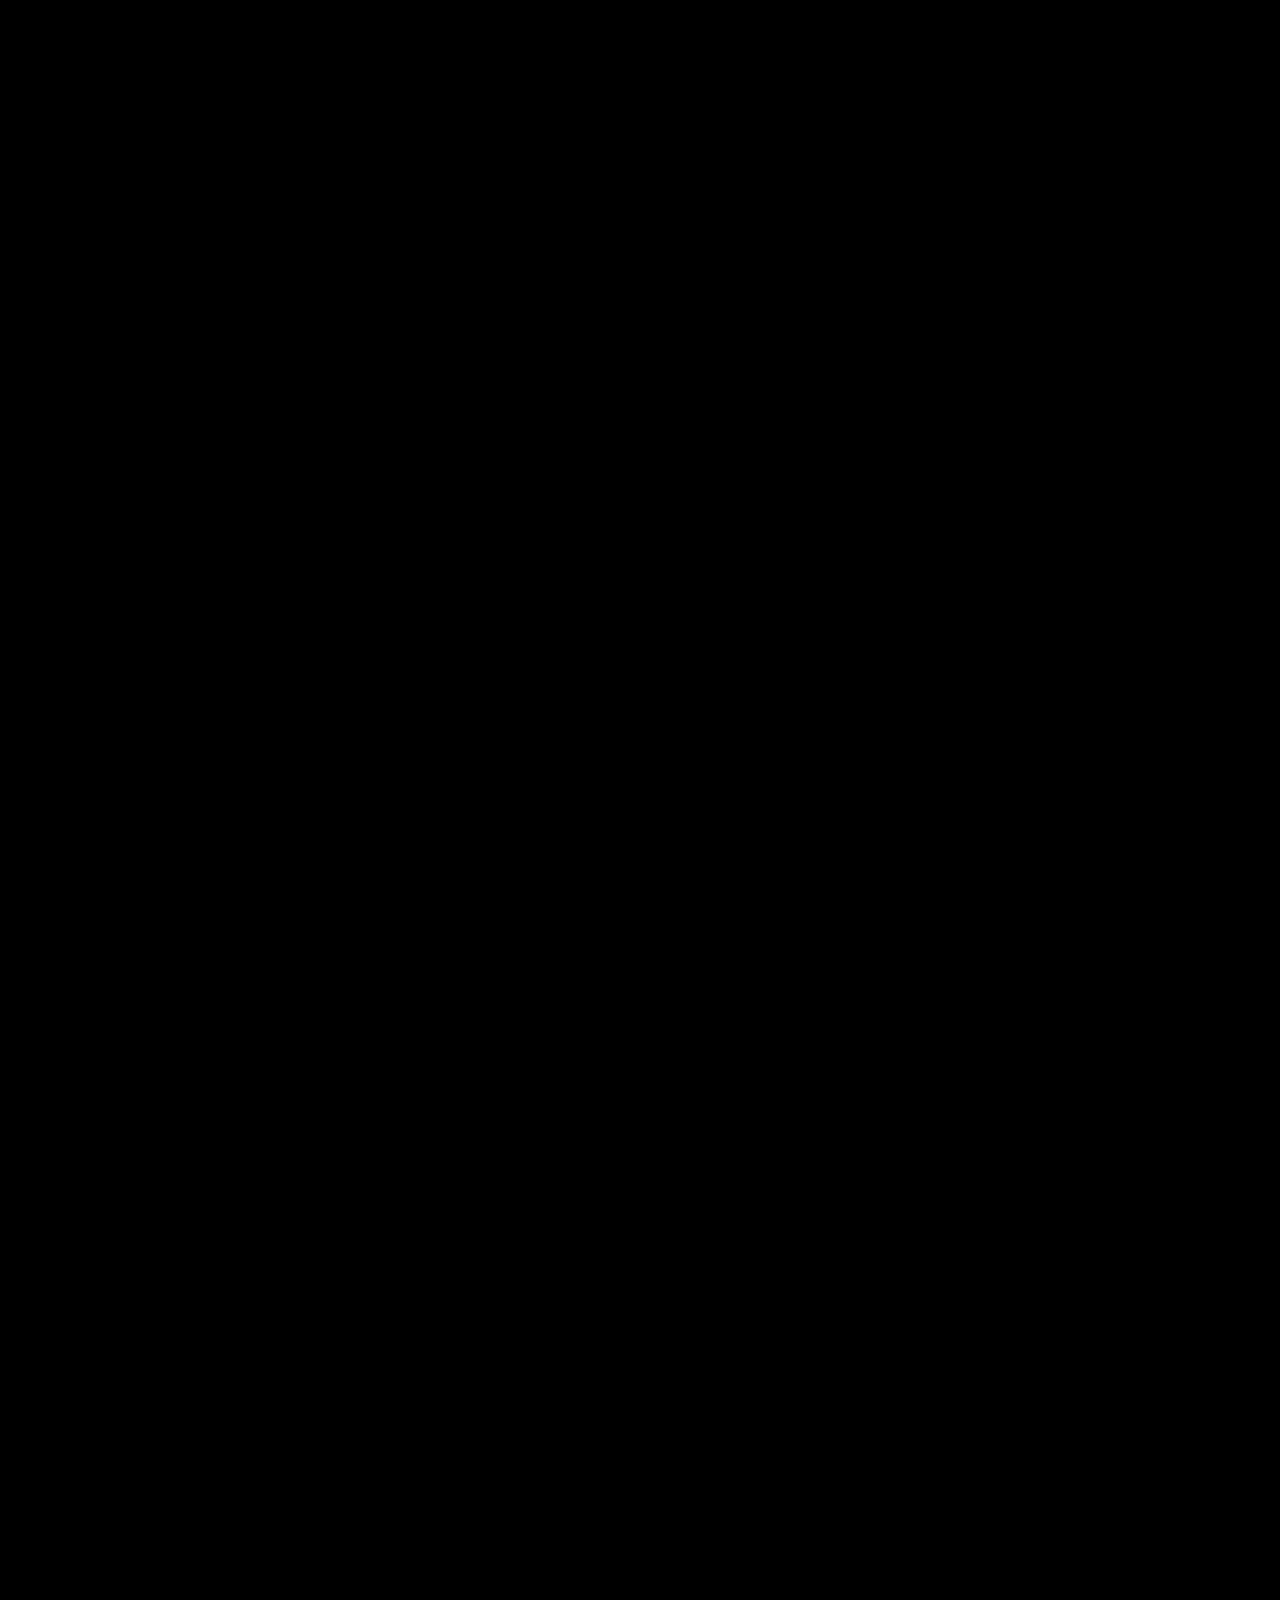
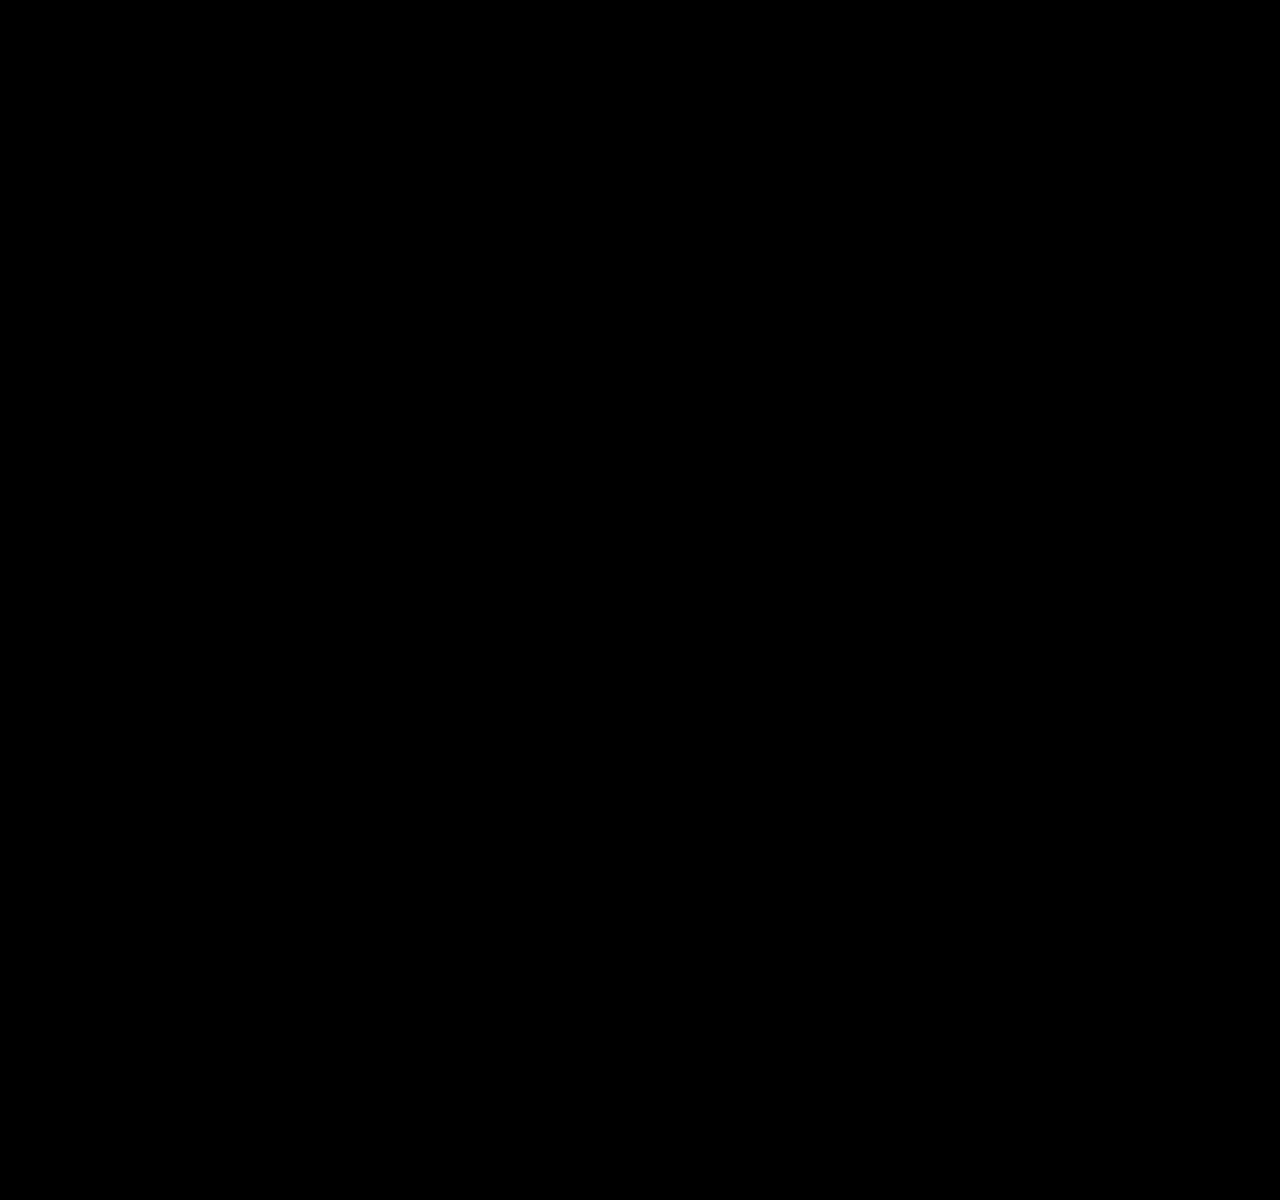
<file: team.html>
<!DOCTYPE html>
<html lang="ja">
        <head>
            <meta charset="utf-8">
            <meta http-equiv="X-UA-Compatible" content="IE=edge">
            <meta name="viewport" content="width=device-width, initial-scale=1.0">

            <title>八神岳 チーム</title>
        </head>    

    <body>
    <link rel="stylesheet" href="stylesheet.team.css">
    <script src="scrollmotion.js"></script>

<!-- ------ハンバーガーメニュー------ -->
    <div class="header">
        <button id="js-humberger" type="button" class="humberger" aria-controls="navigation" aria-expanded="false">
                <span class="humberger__line"></span>
                <span class="humberger__text"></span>
        </button>
        <div class="header__nav-area js-nav-area" id="navigation">
            <nav id="js-global-navigation" class="global-navigation">
                <ul class="global-navigation__list">
                    <li>
                        <a href="index.html" class="global-navigation__link">
                            HOME
                        </a>
                    </li>
                    <li>
                        <a href="hobby.html" class="global-navigation__link">
                            HOBBY
                        </a>
                    </li>
                    <li>
                        <a href="highschool.html" class="global-navigation__link">
                            SCHOOL
                        </a>
                    </li>
                    <li>
                        <a href="team.html" class="global-navigation__link">
                            TEAM
                        </a>
                    </li> 
                </ul>
                <div id="js-focus-trap" tabindex="0"></div>
            </nav>
        </div>
    </div>

    <script src="hamburger.js"></script>

<section id="sec">
    <body>
        <div class="container">
            <img src="image_0000.jpg" alt="Image" class="main-image">
            <img src="" alt="Alternate Image" class="alternate-image">
        </div>
    </body>
</section>
</file>
<file: onscrollload.css>
.fadeUp{
    animation-name:fadeUpAnime;
    animation-duration:0.5s;
    animation-fill-mode:forwards;
    opacity:0;
    }
    
    @keyframes fadeUpAnime{
      from {
        opacity: 0;
      transform: translateY(100px);
      }
    
      to {
        opacity: 1;
      transform: translateY(0);
      }
    }
    
    
    /* スクロールをしたら出現する要素にはじめに透過0を指定　*/
     
.fadeUpTrigger{
    opacity: 0;
}
</file>
<file: stylesheet.css>
html {
    scroll-behavior: smooth;
}

body{
    padding: 0;
    margin: 0;
    background-color:rgb(255, 255, 255);
    width: 100%;
    height: 1000px;
    
}


/*ローディング------------------------------------------------------------------------------------------*/
.loader-bg {
    width: 100vw;
    height: 100vh;
    position: fixed;
    top: 0;
    left: 0;
    z-index: 9999;
    background-color: #000000;
    display: flex;
    justify-content: center;
    align-items: center;
}


/*ハンバーガー------------------------------------------------------------------------------------------*/
a {
    font-family: sans-serif;
    text-decoration: none;
    color: #fff;
}
.humberger {
    display: flex;
    height: 60px;
    margin-left: auto;
    position: relative;
    width: 60px;
    border: none;
    background-color: transparent;
}
.humberger:hover {
    cursor: pointer;
}

.humberger.-active .humberger__line {
    background-color: transparent;
}
.humberger.-active .humberger__line::before {
    top: 0;
    transform: rotate(45deg);
}
.humberger.-active .humberger__line::after {
    top: 0;
    transform: rotate(-45deg);
}
.humberger.-active .humberger__text::before {
    content: '';
}
.humberger__line {
    display: block;
    height: 2px;
    position: absolute;
    top: 23px;
    left: 50%;
    transform: translateX(-50%);
    width: 24px;
    background-color: #ffffff;
    transition: 0.4s;
}
.humberger__line:before,
.humberger__line:after {
    content: "";
    display: block;
    height: 100%;
    position: absolute;
    width: 100%;
    background-color: #ffffff;
    transition: inherit;
}
.humberger__line:before {
    top: -6px;
}
.humberger__line:after {
    top: 6px;
}
.humberger__text {
    position: absolute;
    bottom: 8px;
    left: 50%;
    transform: translateX(-50%);
    width: 100%;
}
.humberger__text::before {
    content: "";
    text-align: center;
    color: #ffffff;
    font-size: 10px;
    font-weight: 900;
}
.header__nav-area {
    position: fixed;
    top: 0;
    left: -100%;
    z-index: 9;
    height: 100vh;
    width: 300px;
    visibility: hidden;
    padding-top: 60px;
    background-color: #ffffff;
    transition: 0.4s;
}
.header__nav-area.-active {
    left: 0;
    visibility: visible;
    background-color: #1b1b1b;
}
.global-navigation {
    padding-top: 40px;
    padding-right: 25px;
    padding-bottom: 120px;
    padding-left: 25px;
}
.global-navigation__list > li {
    padding-bottom: 20px;
    border-bottom: 2px solid #e7e9ee;
}
.global-navigation__list > li + li {
    margin-top: 20px;
}
.global-navigation__link {
    display: flex;
    align-items: center;
    justify-content: space-between;
    color: #ffffff;
    font-weight: 900;
    transition: color 0.4s;
    font-size: 1rem;
}
.global-navigation__link.-active::after {
    transform: translateY(-50%) rotate(-90deg);
}


/*ヘッダー------------------------------------------------------------------------------------------*/
.header {
    background-color:#1d1d1d;
    width: 100%;
    height: 50px;
    vertical-align: middle;
    position: fixed;
    z-index: 2;
}

conts-body {
    position: relative;
    background: #eee;
    width: 400px;
    height: 600px;
    margin: 0 auto;
}


/*セクション1------------------------------------------------------------------------------------------*/
.main_container_sec1{
    display: flex;
    flex-direction: row;
    align-items: center;
}

.sec1_contents_left{
    flex-grow: 1;
}

.sec1_contents_right{
    flex-grow: 2;
    display: flex;
    flex-direction: row;
    align-items: center;
    width: min-content;
}

.sec1_contents_right_right{
    display: flex;
    flex-direction: column;
    align-items: center;
    justify-content: space-around;
}

.namebox{
    .resizeimage img {height: 100%;}
}

.mainpicture1 {
    height: 542px;
    margin: 0;

    overflow: hidden;
    cursor: pointer;
}

.mainpicture1 img{
    transform: scale(1);
    transition-duration: 0.3s;
} 
.mainpicture1:hover img{
    transform: scale(1.2);
    transition-duration: 0.3s;
}

.mainpicture1 {
    animation: slideIn 1s cubic-bezier(0.25, 1, 0.5, 1) 1 forwards;
}
@keyframes slideIn {
    0% {
        transform: translateX(180px);
        opacity: 0;
    }
    100% {
        transform: translateX(0);
    }
    40%,100% {
        opacity: 1;
    }
}  


.scrollcover{
    padding-top: 10px;
    text-align: center;
}

.scroll {
    display: inline-block;
    padding-top: 80px;
    position: relative;
    cursor: pointer;
}
.scroll::before {
    animation: scroll 3.5s infinite;
    border: solid #000;
    border-width: 0 0 1px 1px;
    content: "";
    display: inline-block;
    margin: auto;
    position: absolute;
    top: 0;
    right: 0;
    left: 0;
    transform: rotate(-45deg);
    width: 20px;
    height: 20px;
}
@keyframes scroll {
    0% {
      transform: rotate(-45deg) translate(0, 0);
    }
    80% {
      transform: rotate(-45deg) translate(-30px, 30px);
    }
    0%, 80%, 100% {
      opacity: 0;
    }
    40% {
      opacity: 1;
    }
}
.txt{
    color: black;
}
.scrollcover {
    animation: fadeIn 1s cubic-bezier(0.33, 1, 0.68, 1) 1 forwards;
}  
@keyframes fadeIn {
    0% {
        opacity: 0;
    }
    100% {
        opacity: 1;
    }
}

.spaceblank4{
    height: 120px;
}
.spaceblank5{
    width: 200px;
}
.spaceblank1{
    height: 90px;
    width: 100%;
}

/*セクション1 レスポンシブ対応------------------------------------------------------------------------------------------*/
@media screen and ( max-width:1100px){
	.spaceblank4{    
        display: none;
	}

    .spaceblank1{
        display: none;
    }

    .spaceblank5{
        width: 0px;
        display: none;
    }
}


/*セクション2------------------------------------------------------------------------------------------*/
.main_container_sec2{
    display: flex;
    flex-direction: row;
    align-items: flex-start;
}

.sec2_contents_left{
    flex-grow: 1;
}

.sec2_contents_right{
    flex-grow: 2;
}

.namebox2{
    .resizeimage img {height: 100%;}
}

.spaceblank2{
    height: 50px;
    width: 100%;
}

.category{
    display: flex;
    flex-direction: row;
    text-align: center;
    text-decoration-line: none;
    width: 100%;
}
.tex2{
    color: #000;
}

.category img{
    width: 20vw;
    padding: 2vw;
}

.image{
    transform: scale(1);
    transition-duration: 0.3s;
}
.image:hover{
    transform: scale(1.1);
    transition-duration: 0.3s;
}


/*------------------------------------------------------------------------------------------*/
.contentcover{
    position: absolute;
    top: 2000px;
    width: 100%;
}

.content{
    .resizeimage img {width: 100%;}

}
</file>
<file: stylesheet.highschool.css>
html {
    scroll-behavior: smooth;
}

body{
    padding: 0;
    margin: 0;
    background-color:rgb(0, 0, 0);
    width: 100%;
}


/*------------------------------------------------------------------------------------------*/
.header {
    background-color:#1b1b1b;
    width: 100%;
    height: 50px;
    vertical-align: middle;
    position: fixed;
    z-index: 2;
}

conts-body {
    position: relative;
    background: #eee;
    width: 400px;
    height: 600px;
    margin: 0 auto;
}


/*------------------------------------------------------------------------------------------*/
a {
    font-family: sans-serif;
    text-decoration: none;
    color: #fff;
}
.humberger {
    display: flex;
    height: 60px;
    margin-left: auto;
    position: relative;
    width: 60px;
    border: none;
    background-color: transparent;
}
.humberger:hover {
    cursor: pointer;
}

.humberger.-active .humberger__line {
    background-color: transparent;
}
.humberger.-active .humberger__line::before {
    top: 0;
    transform: rotate(45deg);
}
.humberger.-active .humberger__line::after {
    top: 0;
    transform: rotate(-45deg);
}
.humberger.-active .humberger__text::before {
    content: '';
}
.humberger__line {
    display: block;
    height: 2px;
    position: absolute;
    top: 23px;
    left: 50%;
    transform: translateX(-50%);
    width: 24px;
    background-color: #ffffff;
    transition: 0.4s;
}
.humberger__line:before,
.humberger__line:after {
    content: "";
    display: block;
    height: 100%;
    position: absolute;
    width: 100%;
    background-color: #ffffff;
    transition: inherit;
}
.humberger__line:before {
    top: -6px;
}
.humberger__line:after {
    top: 6px;
}
.humberger__text {
    position: absolute;
    bottom: 8px;
    left: 50%;
    transform: translateX(-50%);
    width: 100%;
}
.humberger__text::before {
    content: "";
    text-align: center;
    color: #ffffff;
    font-size: 10px;
    font-weight: 900;
}
.header__nav-area {
    position: fixed;
    top: 0;
    left: -100%;
    z-index: 9;
    height: 100vh;
    width: 300px;
    visibility: hidden;
    padding-top: 60px;
    background-color: #ffffff;
    transition: 0.4s;
}
.header__nav-area.-active {
    left: 0;
    visibility: visible;
    background-color: #1b1b1b;
}
.global-navigation {
    padding-top: 40px;
    padding-right: 25px;
    padding-bottom: 120px;
    padding-left: 25px;
}
.global-navigation__list > li {
    padding-bottom: 20px;
    border-bottom: 2px solid #e7e9ee;
}
.global-navigation__list > li + li {
    margin-top: 20px;
}
.global-navigation__link {
    display: flex;
    align-items: center;
    justify-content: space-between;
    color: #ffffff;
    font-weight: 900;
    transition: color 0.4s;
    font-size: 0.875rem;
}
.global-navigation__link.-active::after {
    transform: translateY(-50%) rotate(-90deg);
}


/*セクションs0------------------------------------------------------------------------------------------*/
.blank_0_01 {
    height: 75px;
}
.pagetitle{
    color: #ffffff;
    font-size: 30px;
    text-align: center;
}
.blank_0_02{
    height: 30px;;
}


/*セクションs1------------------------------------------------------------------------------------------*/
.school_title1{
    text-align: center;
    font-family:Arial, Helvetica, sans-serif;
    font-size: 20px;
    color:#ffffff
}

.blank_1_01{
    height: 30px;
}

.main_container_sec1{
    display: flex;
    flex-direction: row;
    height: 600px;;
}

.sec1_contents_left{
    text-align: center;
    display: flex;
    flex-direction: row;
}

.photo_school_001{
    height: 300px;
    width: 300px;
}

.sec1_contents_right{
    flex-grow: 3;
}


/*セクションs2------------------------------------------------------------------------------------------*/
.school_title2{
    text-align: center;
    font-family:Arial, Helvetica, sans-serif;
    font-size: 20px;
    color:#ffffff
}

.blank_2_01{
    height: 30px;
}

.main_container_sec2{
    display: flex;
    flex-direction: row;
    height: 600px;;
}

.sec2_contents_left{
    text-align: center;
    display: flex;
    flex-direction: row;
}

.photo_school_002{
    height: 300px;
    width: 300px;
}

.sec2_contents_right{
    flex-grow: 3;
}


/*セクションs3------------------------------------------------------------------------------------------*/
.school_title3{
    text-align: center;
    font-family:Arial, Helvetica, sans-serif;
    font-size: 20px;
    color:#ffffff
}

.blank_3_01{
    height: 30px;
}

.main_container_sec3{
    display: flex;
    flex-direction: row;
    height: 600px;;
}

.sec3_contents_left{
    text-align: center;
    display: flex;
    flex-direction: row;
}

.photo_school_003{
    height: 300px;
    width: 300px;
}

.sec3_contents_right{
    flex-grow: 3;
}


/*------------------------------------------------------------------------------------------*/
.blank_3_03{
    height: 200px;
}

.next{
    text-align: center;
    color: #ffffff;
    font-size: 20px;
}

/*------------------------------------------------------------------------------------------*/
.googlemap {
    position: relative; /* 子要素の基準とする */
    padding-bottom: 80%; /* 表示するパディング領域の縦横比（4：3） */
    height: 150px;
    overflow: hidden;
}
.googlemap iframe {
    position: absolute; /* 親要素のパディング領域に配置するために絶対配置を指定 */
    top: 0; /* 垂直方向トップに配置 */
    right: 0; /*  水平方向右に配置 */
    width: 100%; /* 親コンテナの幅いっぱいに表示 */
    height: 300px; /* 親コンテナの高さいっぱいに表示 */
}
</file>
<file: stylesheet.hobby.css>
html {
    scroll-behavior: smooth;
}

body{
    padding: 0;
    margin: 0;
    background-color:rgb(0, 0, 0);
    width: 100%;
    
}


/*------------------------------------------------------------------------------------------*/
.header {
    background-color:#1b1b1b;
    width: 100%;
    height: 50px;
    vertical-align: middle;
    position: fixed;
    z-index: 2;
}

conts-body {
    position: relative;
    background: #eee;
    width: 400px;
    height: 600px;
    margin: 0 auto;
}


/*------------------------------------------------------------------------------------------*/
a {
    font-family: sans-serif;
    text-decoration: none;
    color: #fff;
}
.humberger {
    display: flex;
    height: 60px;
    margin-left: auto;
    position: relative;
    width: 60px;
    border: none;
    background-color: transparent;
}
.humberger:hover {
    cursor: pointer;
}

.humberger.-active .humberger__line {
    background-color: transparent;
}
.humberger.-active .humberger__line::before {
    top: 0;
    transform: rotate(45deg);
}
.humberger.-active .humberger__line::after {
    top: 0;
    transform: rotate(-45deg);
}
.humberger.-active .humberger__text::before {
    content: '';
}
.humberger__line {
    display: block;
    height: 2px;
    position: absolute;
    top: 23px;
    left: 50%;
    transform: translateX(-50%);
    width: 24px;
    background-color: #ffffff;
    transition: 0.4s;
}
.humberger__line:before,
.humberger__line:after {
    content: "";
    display: block;
    height: 100%;
    position: absolute;
    width: 100%;
    background-color: #ffffff;
    transition: inherit;
}
.humberger__line:before {
    top: -6px;
}
.humberger__line:after {
    top: 6px;
}
.humberger__text {
    position: absolute;
    bottom: 8px;
    left: 50%;
    transform: translateX(-50%);
    width: 100%;
}
.humberger__text::before {
    content: "";
    text-align: center;
    color: #ffffff;
    font-size: 10px;
    font-weight: 900;
}
.header__nav-area {
    position: fixed;
    top: 0;
    left: -100%;
    z-index: 9;
    height: 100vh;
    width: 300px;
    visibility: hidden;
    padding-top: 60px;
    background-color: #ffffff;
    transition: 0.4s;
}
.header__nav-area.-active {
    left: 0;
    visibility: visible;
    background-color: #1b1b1b;
}
.global-navigation {
    padding-top: 40px;
    padding-right: 25px;
    padding-bottom: 120px;
    padding-left: 25px;
}
.global-navigation__list > li {
    padding-bottom: 20px;
    border-bottom: 2px solid #e7e9ee;
}
.global-navigation__list > li + li {
    margin-top: 20px;
}
.global-navigation__link {
    display: flex;
    align-items: center;
    justify-content: space-between;
    color: #ffffff;
    font-weight: 900;
    transition: color 0.4s;
    font-size: 0.875rem;
}
.global-navigation__link.-active::after {
    transform: translateY(-50%) rotate(-90deg);
}


/*------------------------------------------------------------------------------------------*/
.blank{
    height: 75px;
}

/*------------------------------------------------------------------------------------------*/
.mahjong{
    text-align: center;
    font-size: 30px;
    font-family: sans-serif;
    color: #ffffff;
}

.mahjong_photo{
    height: 200px;
}

.blank2{
    height: 100px;
}


/*------------------------------------------------------------------------------------------*/
.mahjong_text{
    width: 80%;
    color: #ffffff;
}

.textbox{
    display: flex;
    text-align: center;
    justify-content: center;
}

.gallery{
    display: flex;
    flex-direction: column;
    gap: 50px;
}

.gallery_text{
    color: #ffffff;
    text-align: center;
    font-size: 30px;;
}
.gallery_upside{
    display: flex;
    flex-direction: row;
    justify-content: center;
    gap: 30px;
}
.gallery_downside{
    display: flex;
    flex-direction: row;
    justify-content: center;
    gap: 30px
}

.mahjong_photo0{
    height: 200px;
}

.blank3{
    height: 100px;;
}
</file>
<file: stylesheet.team.css>
html {
    scroll-behavior: smooth;
}

body{
    padding: 0;
    margin: 0;
    background-color:rgb(0, 0, 0);
    width: 100%;
    height: 14000px;
    
}


/*ハンバーガー------------------------------------------------------------------------------------------*/
a {
    font-family: sans-serif;
    text-decoration: none;
    color: #fff;
}
.humberger {
    display: flex;
    height: 60px;
    margin-left: auto;
    position: relative;
    width: 60px;
    border: none;
    background-color: transparent;
}
.humberger:hover {
    cursor: pointer;
}

.humberger.-active .humberger__line {
    background-color: transparent;
}
.humberger.-active .humberger__line::before {
    top: 0;
    transform: rotate(45deg);
}
.humberger.-active .humberger__line::after {
    top: 0;
    transform: rotate(-45deg);
}
.humberger.-active .humberger__text::before {
    content: '';
}
.humberger__line {
    display: block;
    height: 2px;
    position: absolute;
    top: 23px;
    left: 50%;
    transform: translateX(-50%);
    width: 24px;
    background-color: #ffffff;
    transition: 0.4s;
}
.humberger__line:before,
.humberger__line:after {
    content: "";
    display: block;
    height: 100%;
    position: absolute;
    width: 100%;
    background-color: #ffffff;
    transition: inherit;
}
.humberger__line:before {
    top: -6px;
}
.humberger__line:after {
    top: 6px;
}
.humberger__text {
    position: absolute;
    bottom: 8px;
    left: 50%;
    transform: translateX(-50%);
    width: 100%;
}
.humberger__text::before {
    content: "";
    text-align: center;
    color: #ffffff;
    font-size: 10px;
    font-weight: 900;
}
.header__nav-area {
    position: fixed;
    top: 0;
    left: -100%;
    z-index: 9;
    height: 100vh;
    width: 300px;
    visibility: hidden;
    padding-top: 60px;
    background-color: #ffffff;
    transition: 0.4s;
}
.header__nav-area.-active {
    left: 0;
    visibility: visible;
    background-color: #1b1b1b;
}
.global-navigation {
    padding-top: 40px;
    padding-right: 25px;
    padding-bottom: 120px;
    padding-left: 25px;
}
.global-navigation__list > li {
    padding-bottom: 20px;
    border-bottom: 2px solid #e7e9ee;
}
.global-navigation__list > li + li {
    margin-top: 20px;
}
.global-navigation__link {
    display: flex;
    align-items: center;
    justify-content: space-between;
    color: #ffffff;
    font-weight: 900;
    transition: color 0.4s;
    font-size: 1rem;
}
.global-navigation__link.-active::after {
    transform: translateY(-50%) rotate(-90deg);
}


/*ヘッダー------------------------------------------------------------------------------------------*/
.header {
    background-color:#1d1d1d;
    width: 100%;
    height: 50px;
    vertical-align: middle;
    position: fixed;
    z-index: 2;
}

conts-body {
    position: relative;
    background: #eee;
    width: 400px;
    height: 600px;
    margin: 0 auto;
}


/*------------------------------------------------------------------------------------------*/
.container {
    width: 100%;
    height: 100%;
    position: fixed;
    top: 50%;
    left: 50%;
    transform: translate(-50%, -50%);
    overflow: hidden;
}

.main-image {
    position: relative;
    display: block;
    max-width: 100%;
}

.alternate-image {
    display: none; /* 最初は非表示にする */
    position: absolute;
    top: 0;
    left: 0;
    width: 100%;
}
</file>
